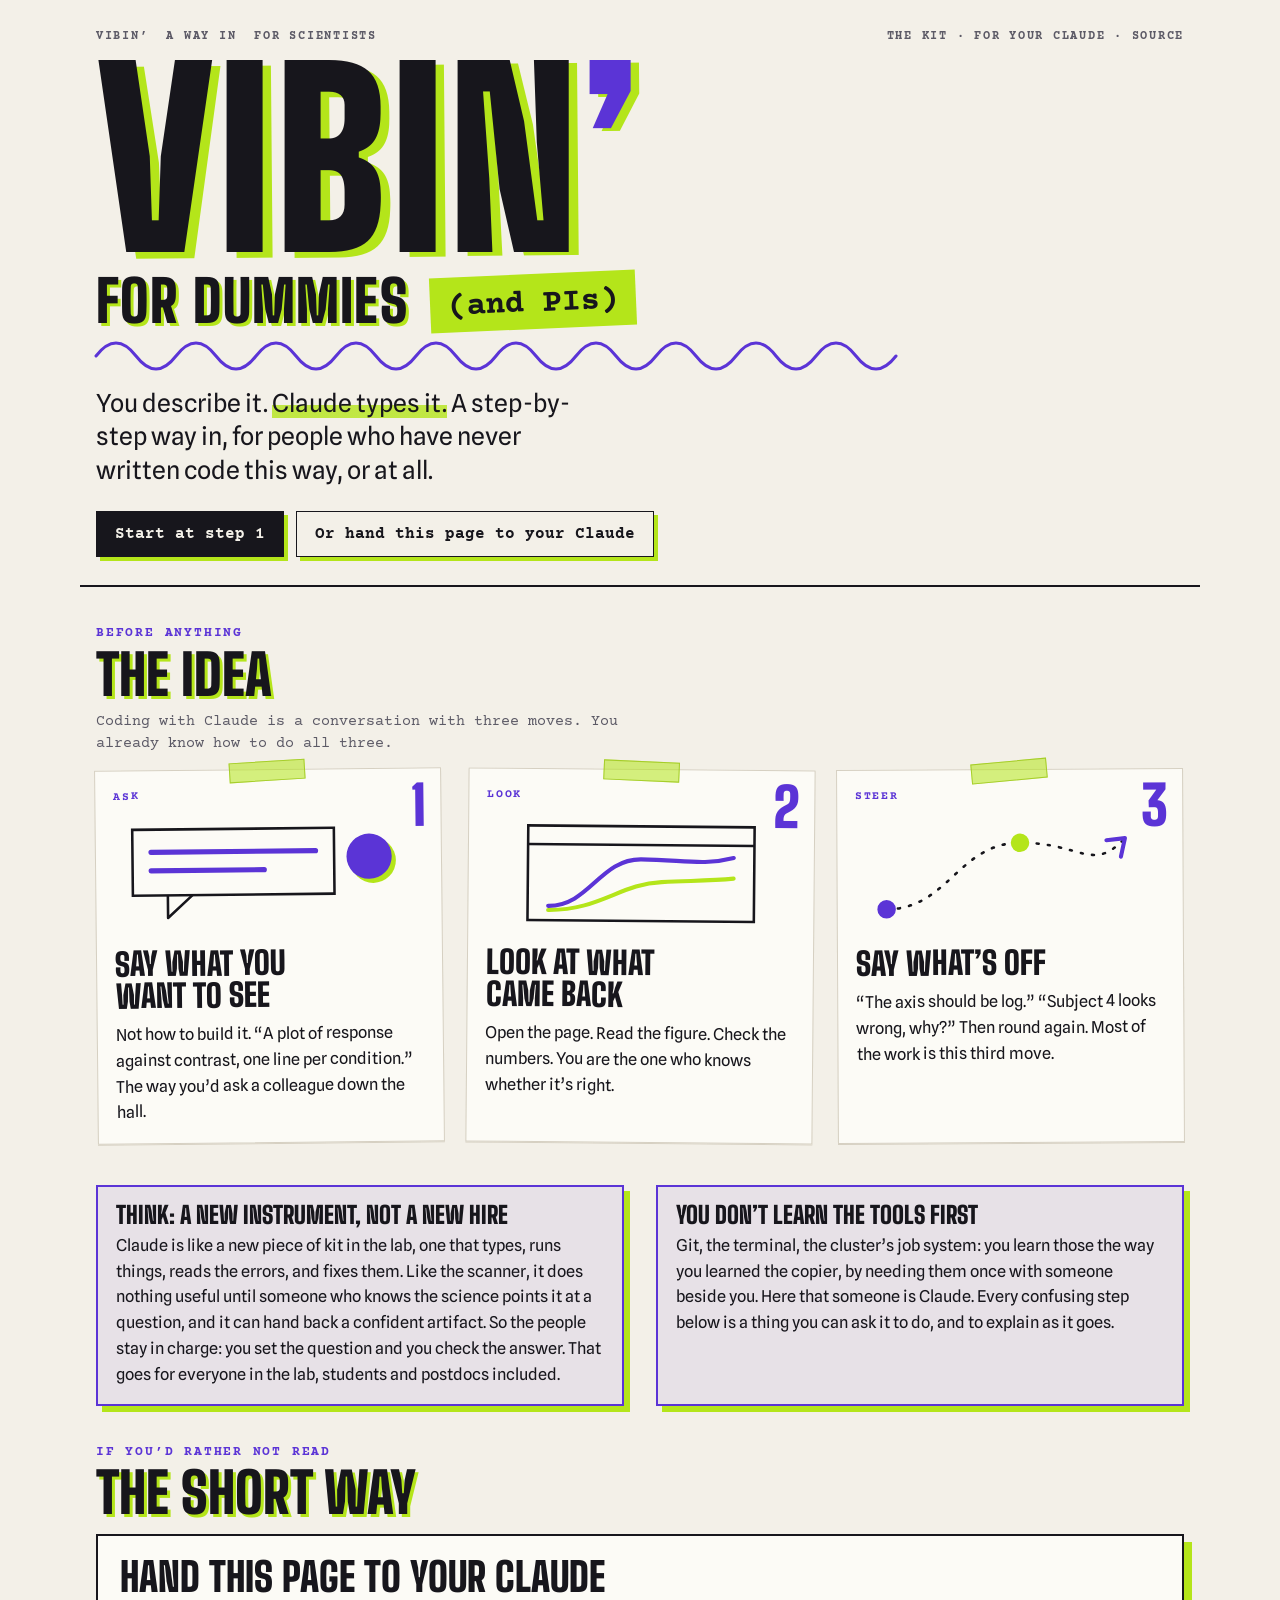
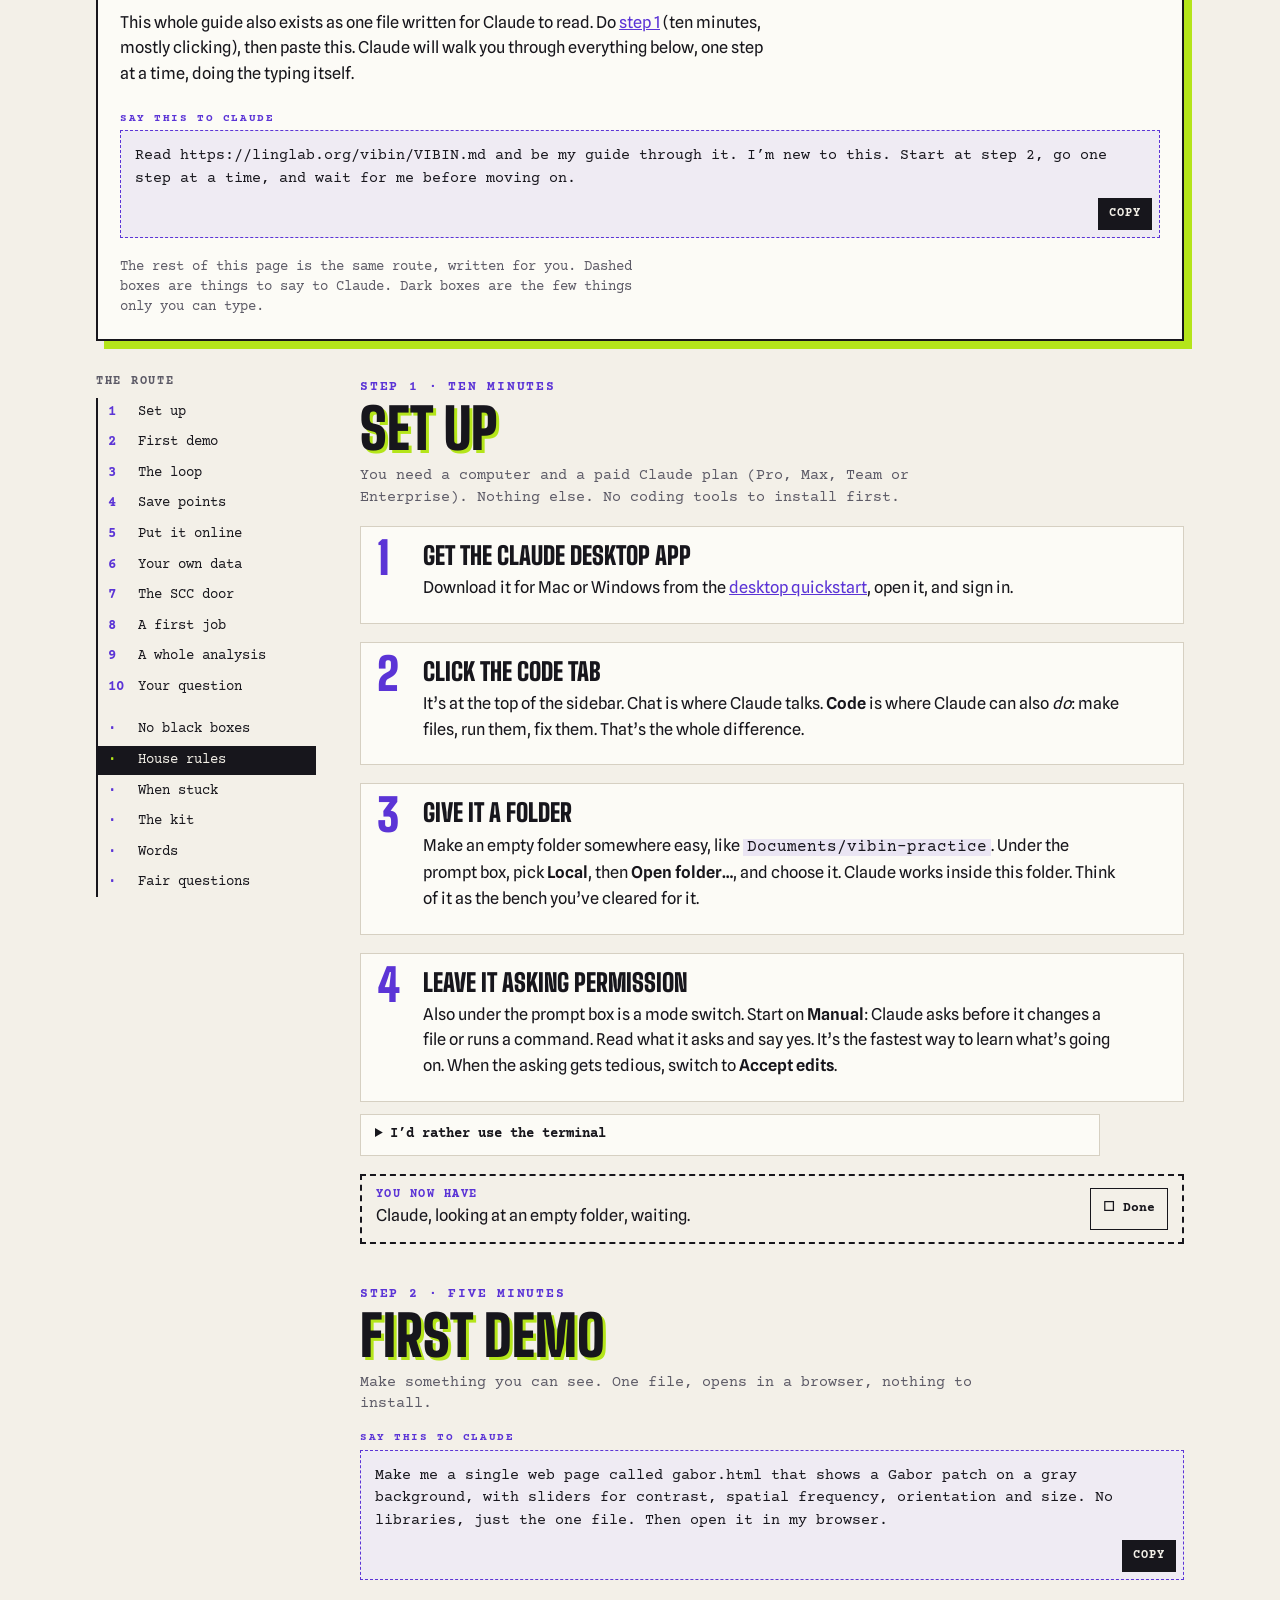
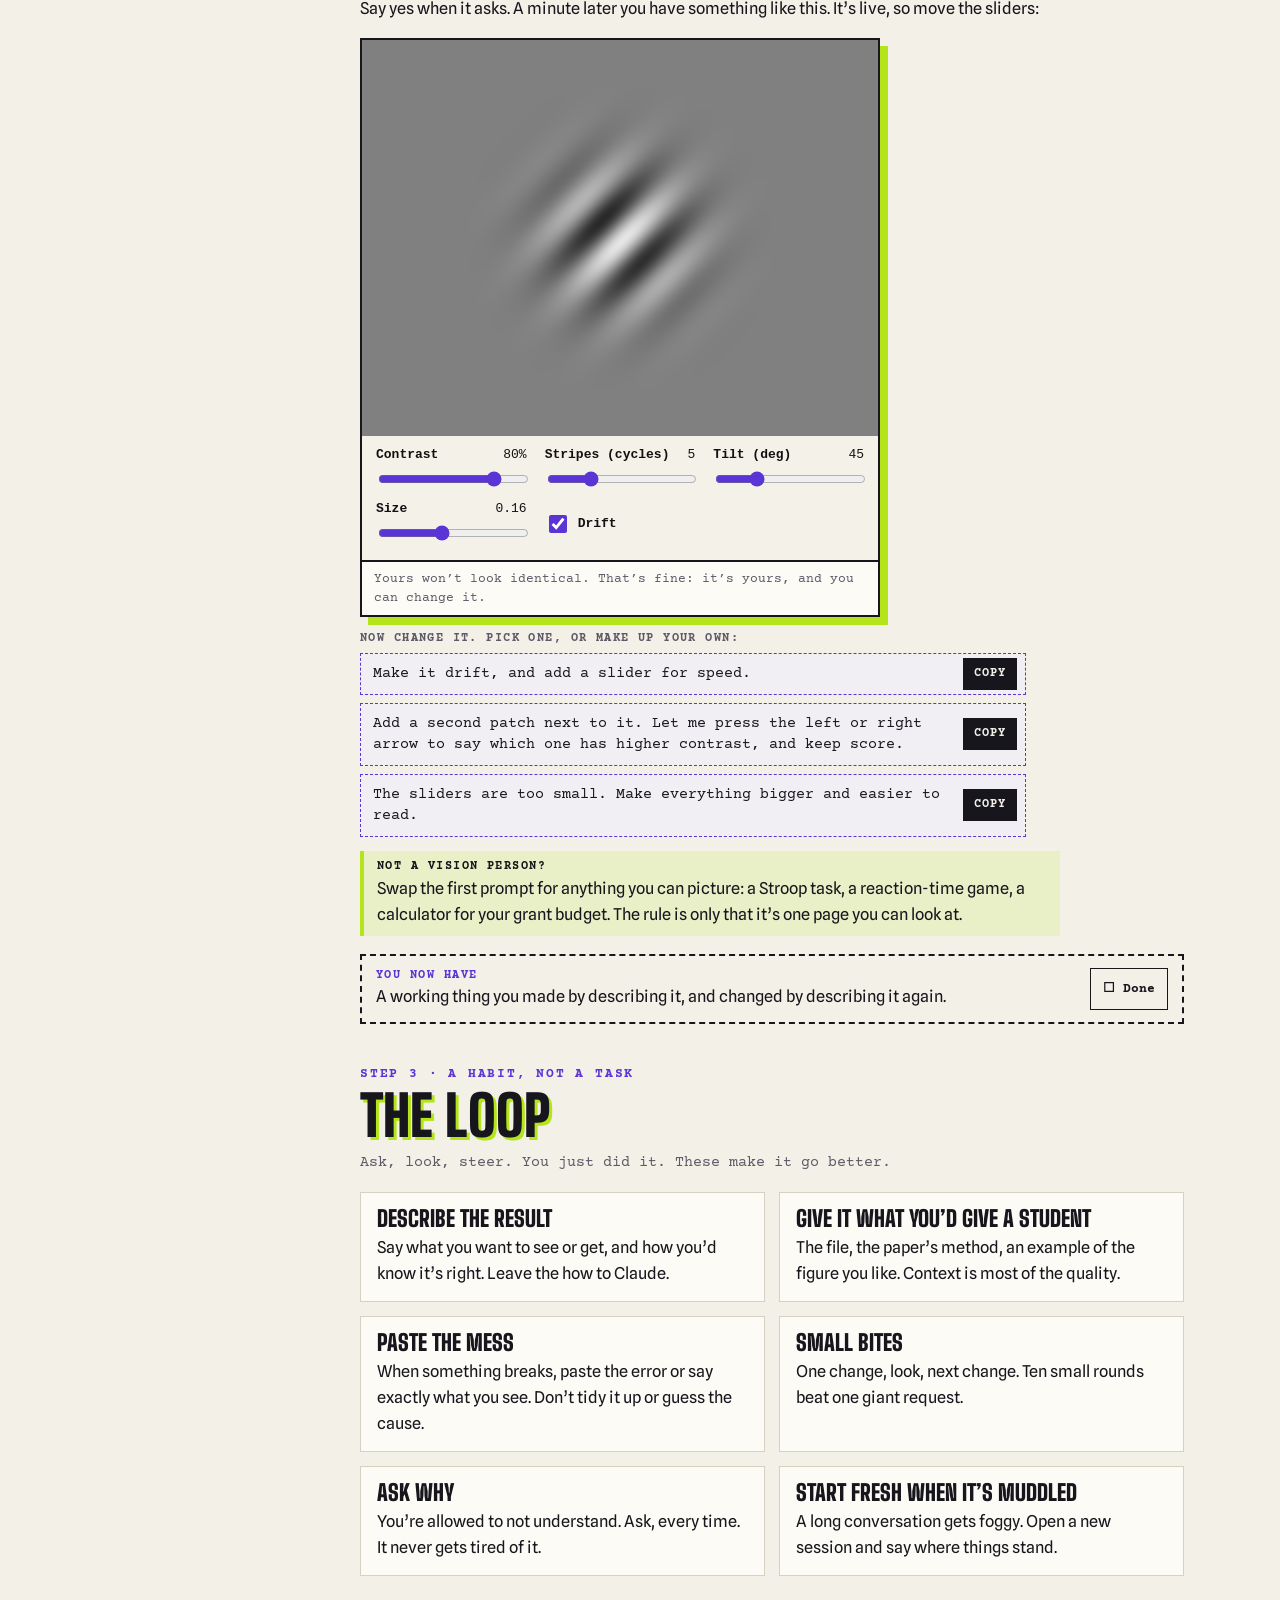
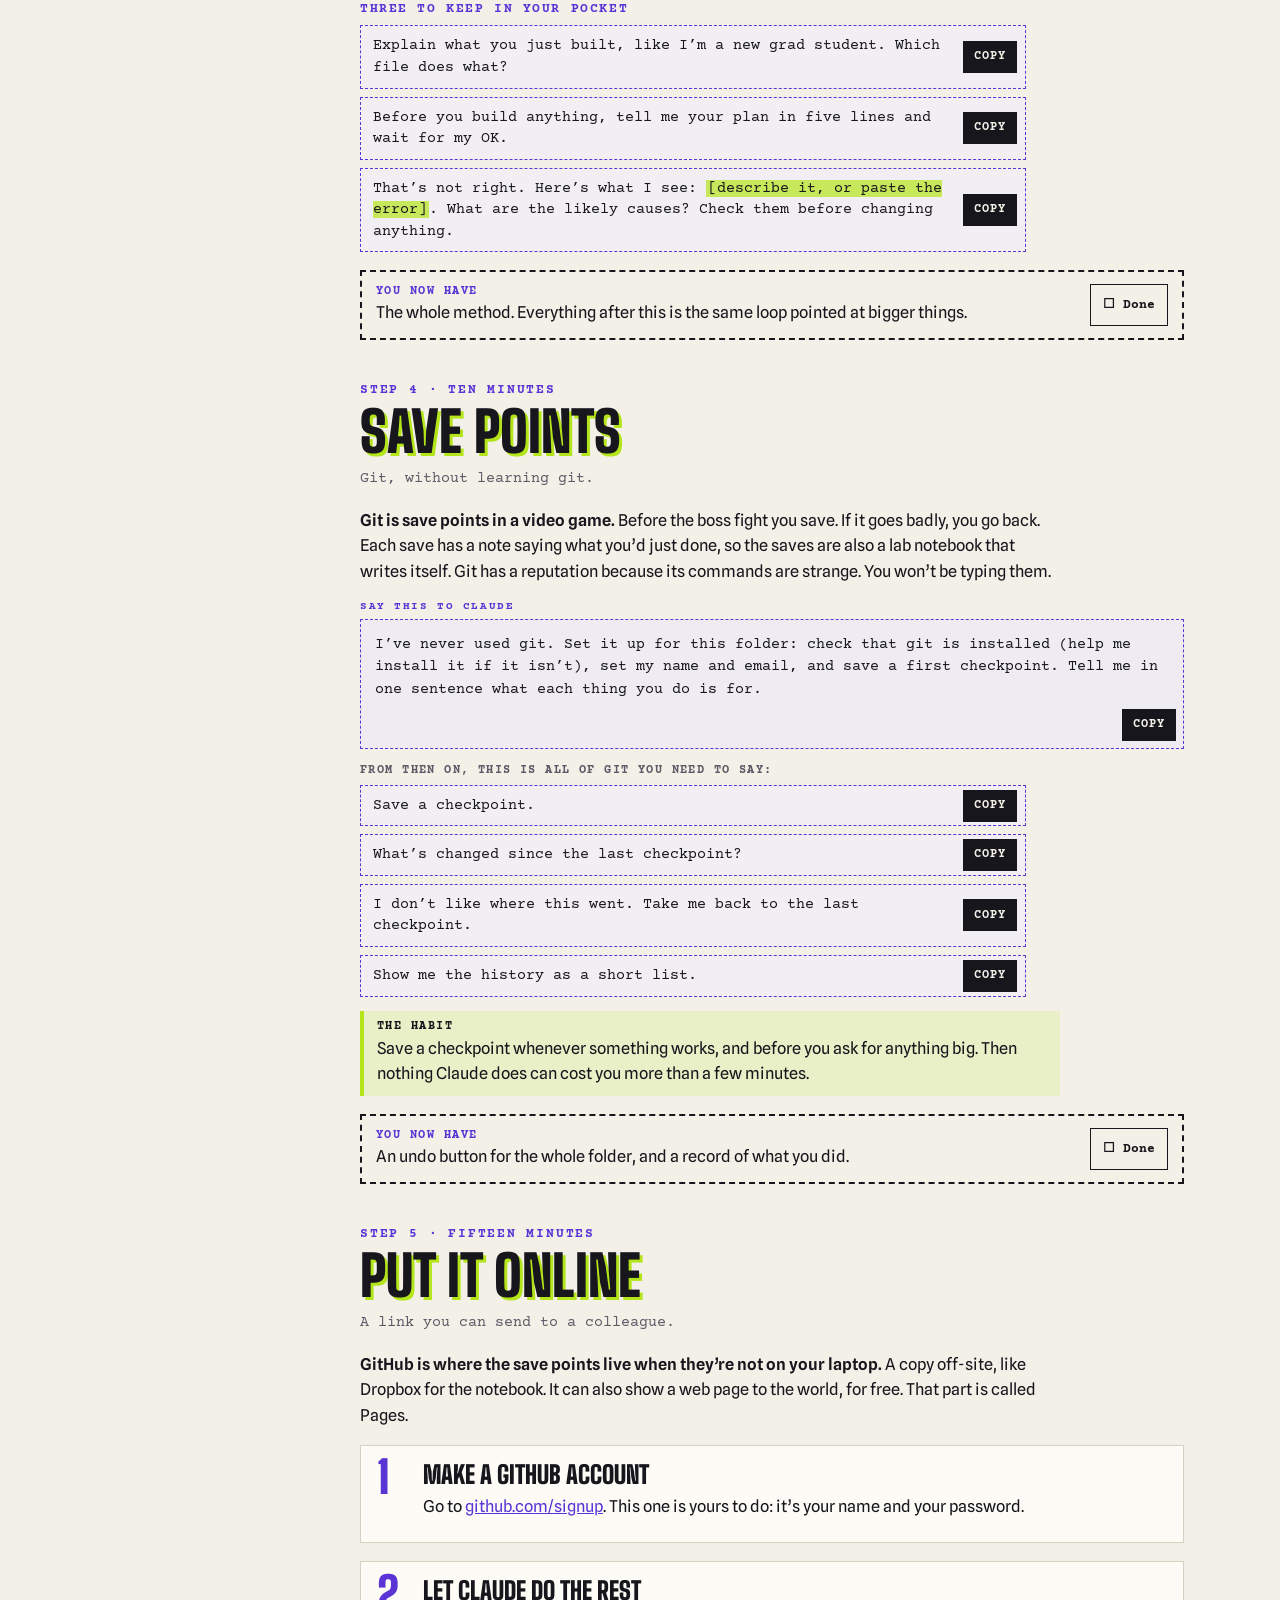
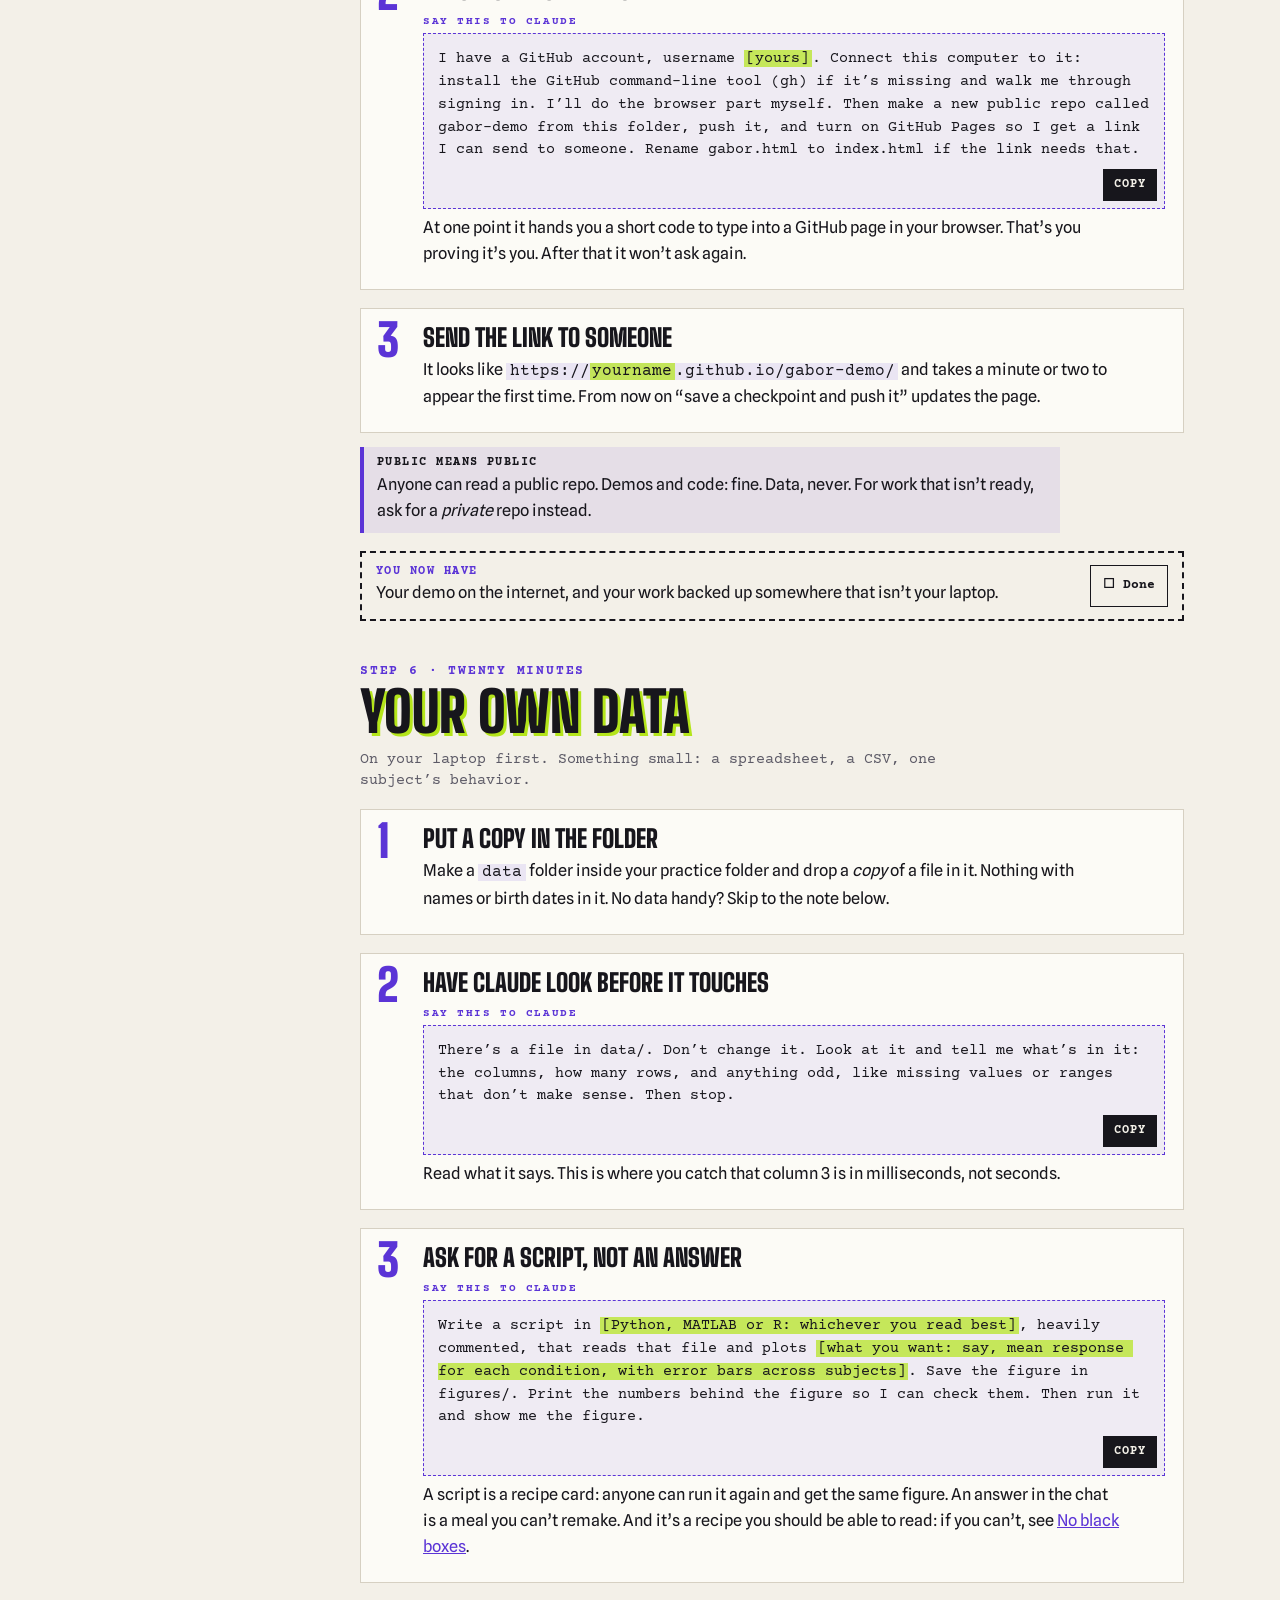
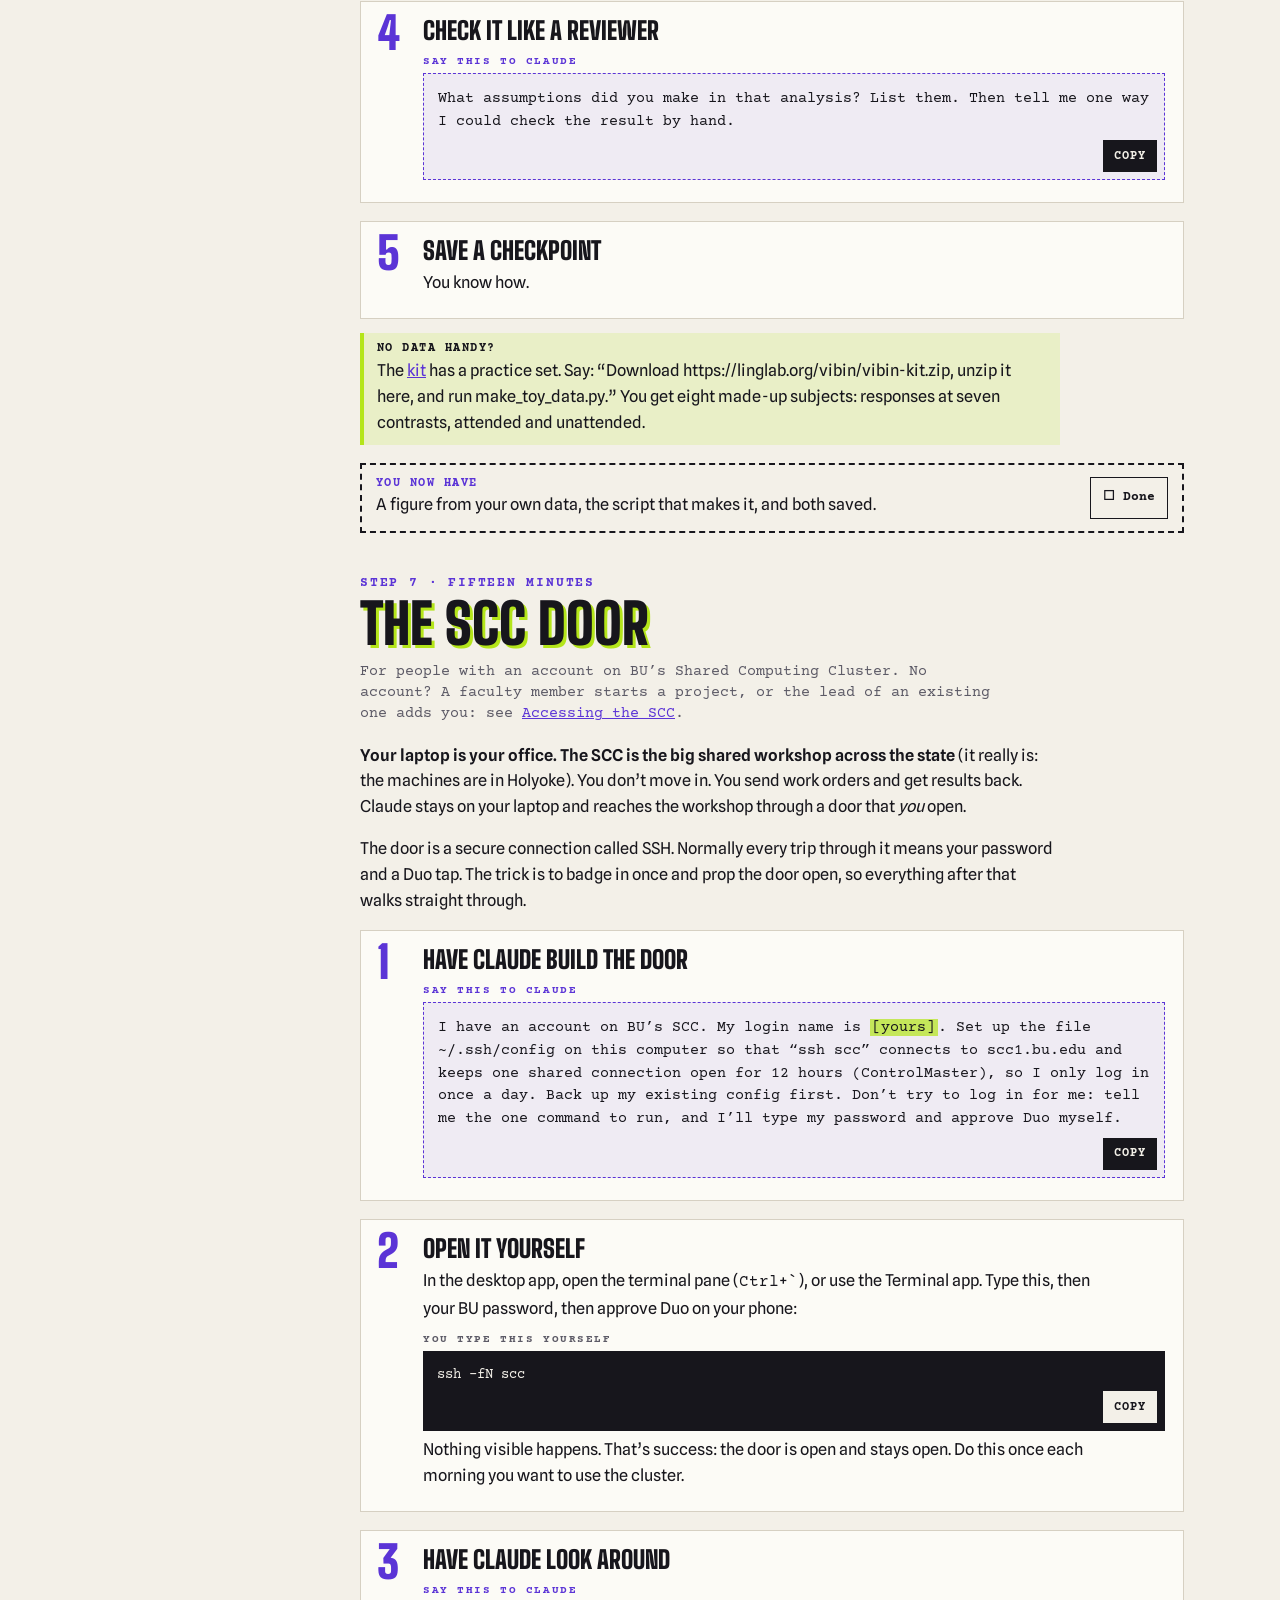
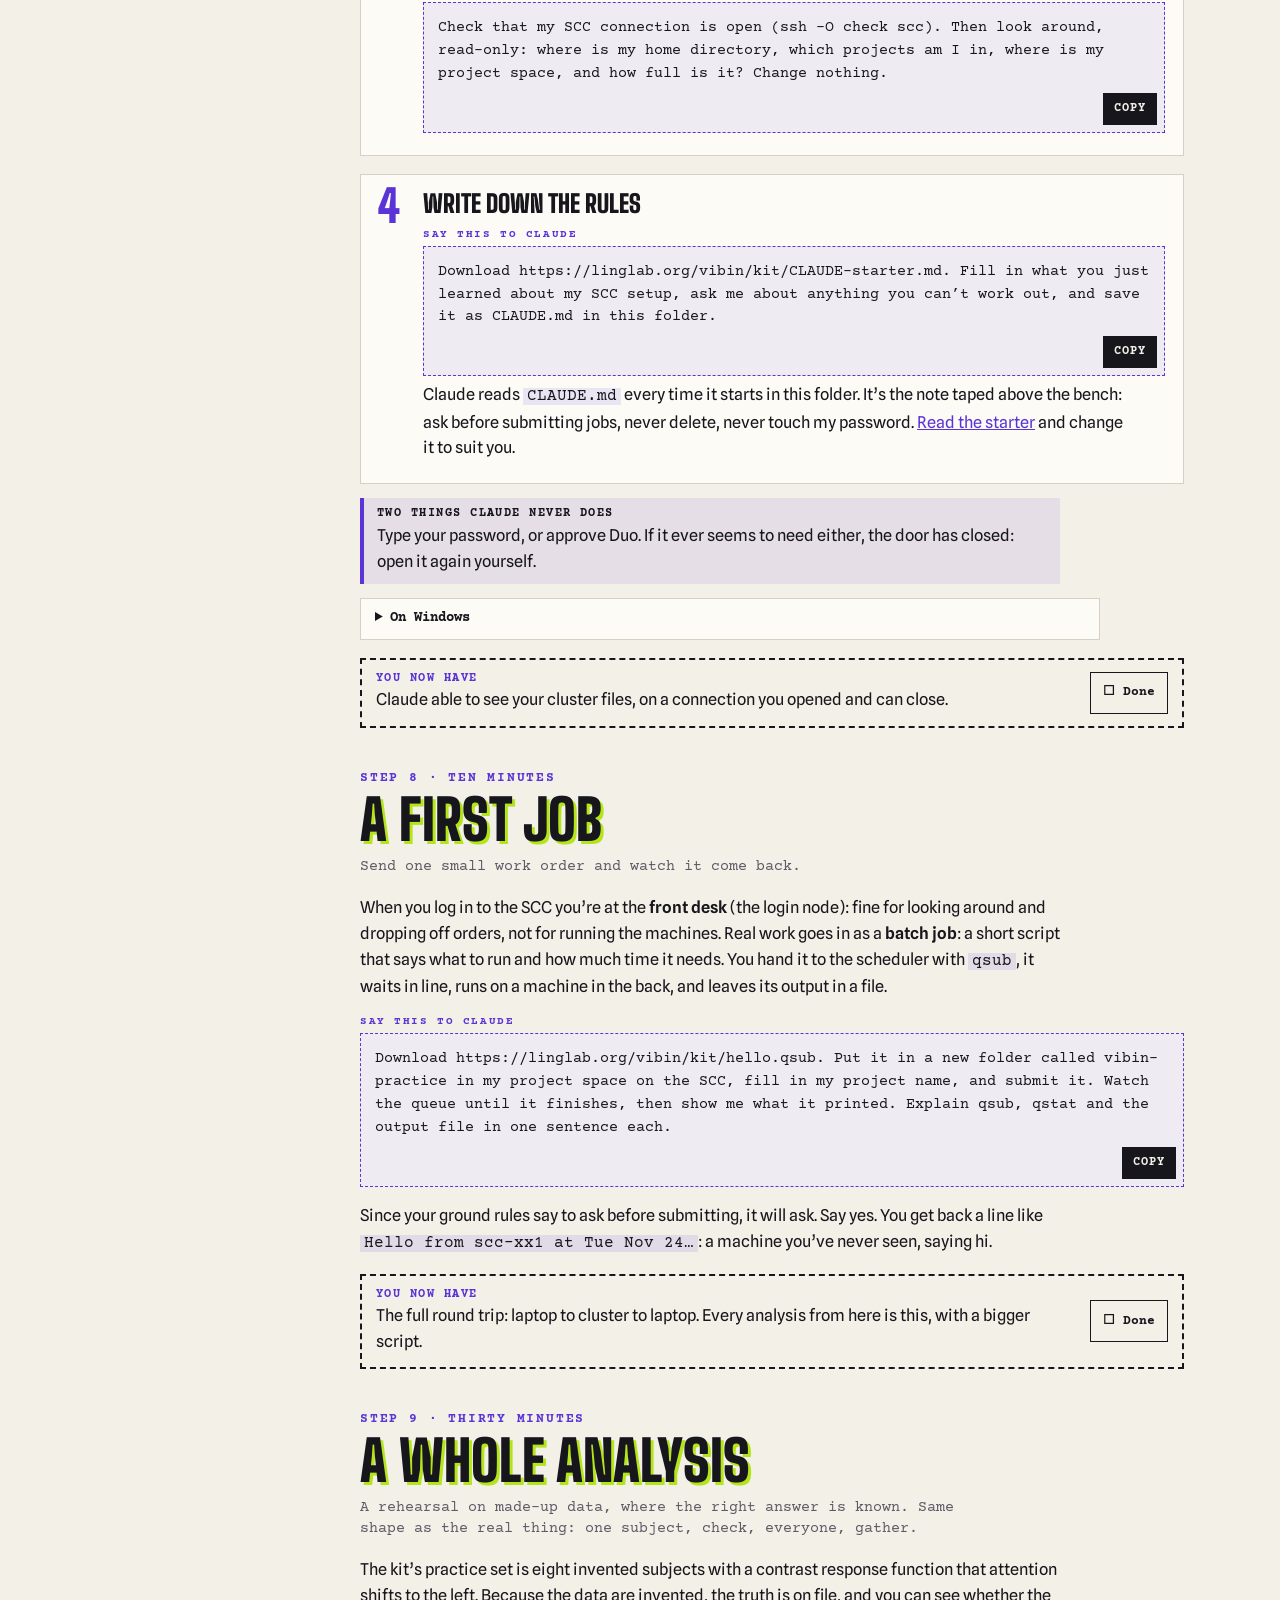
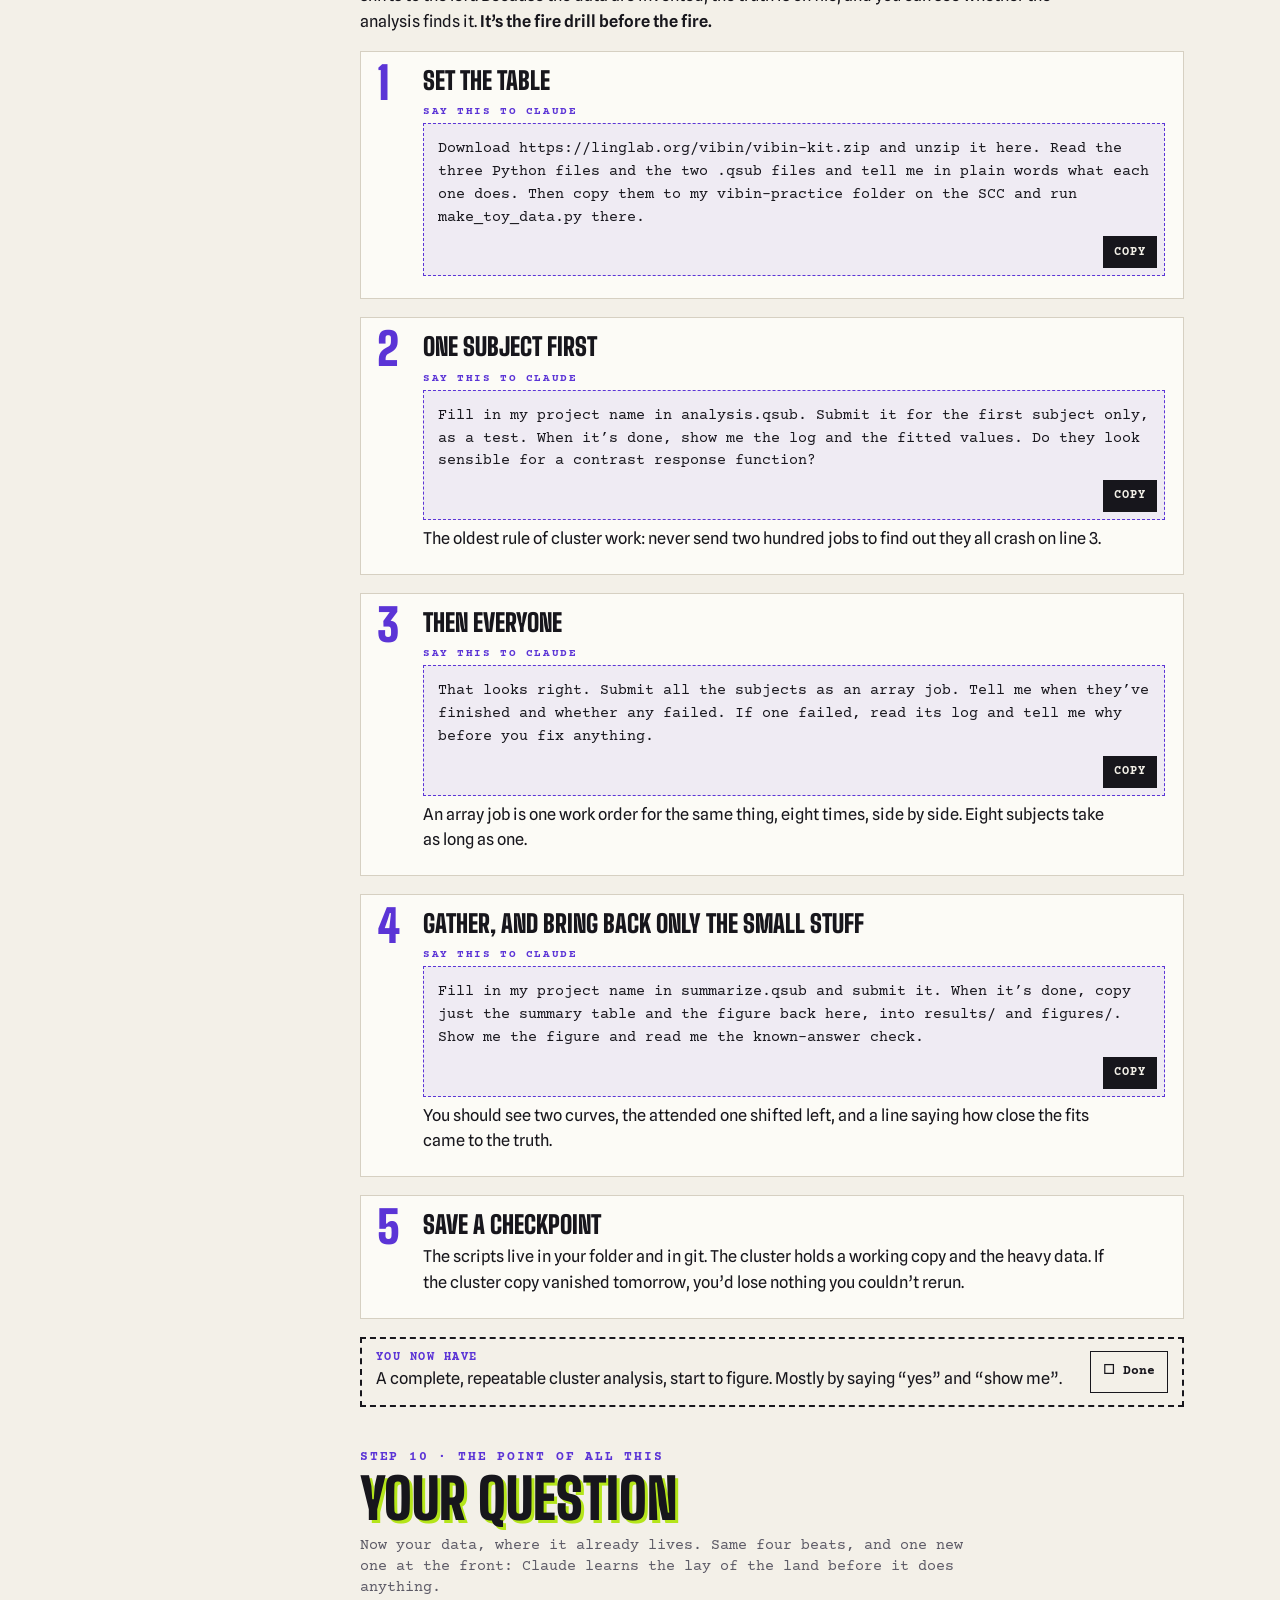
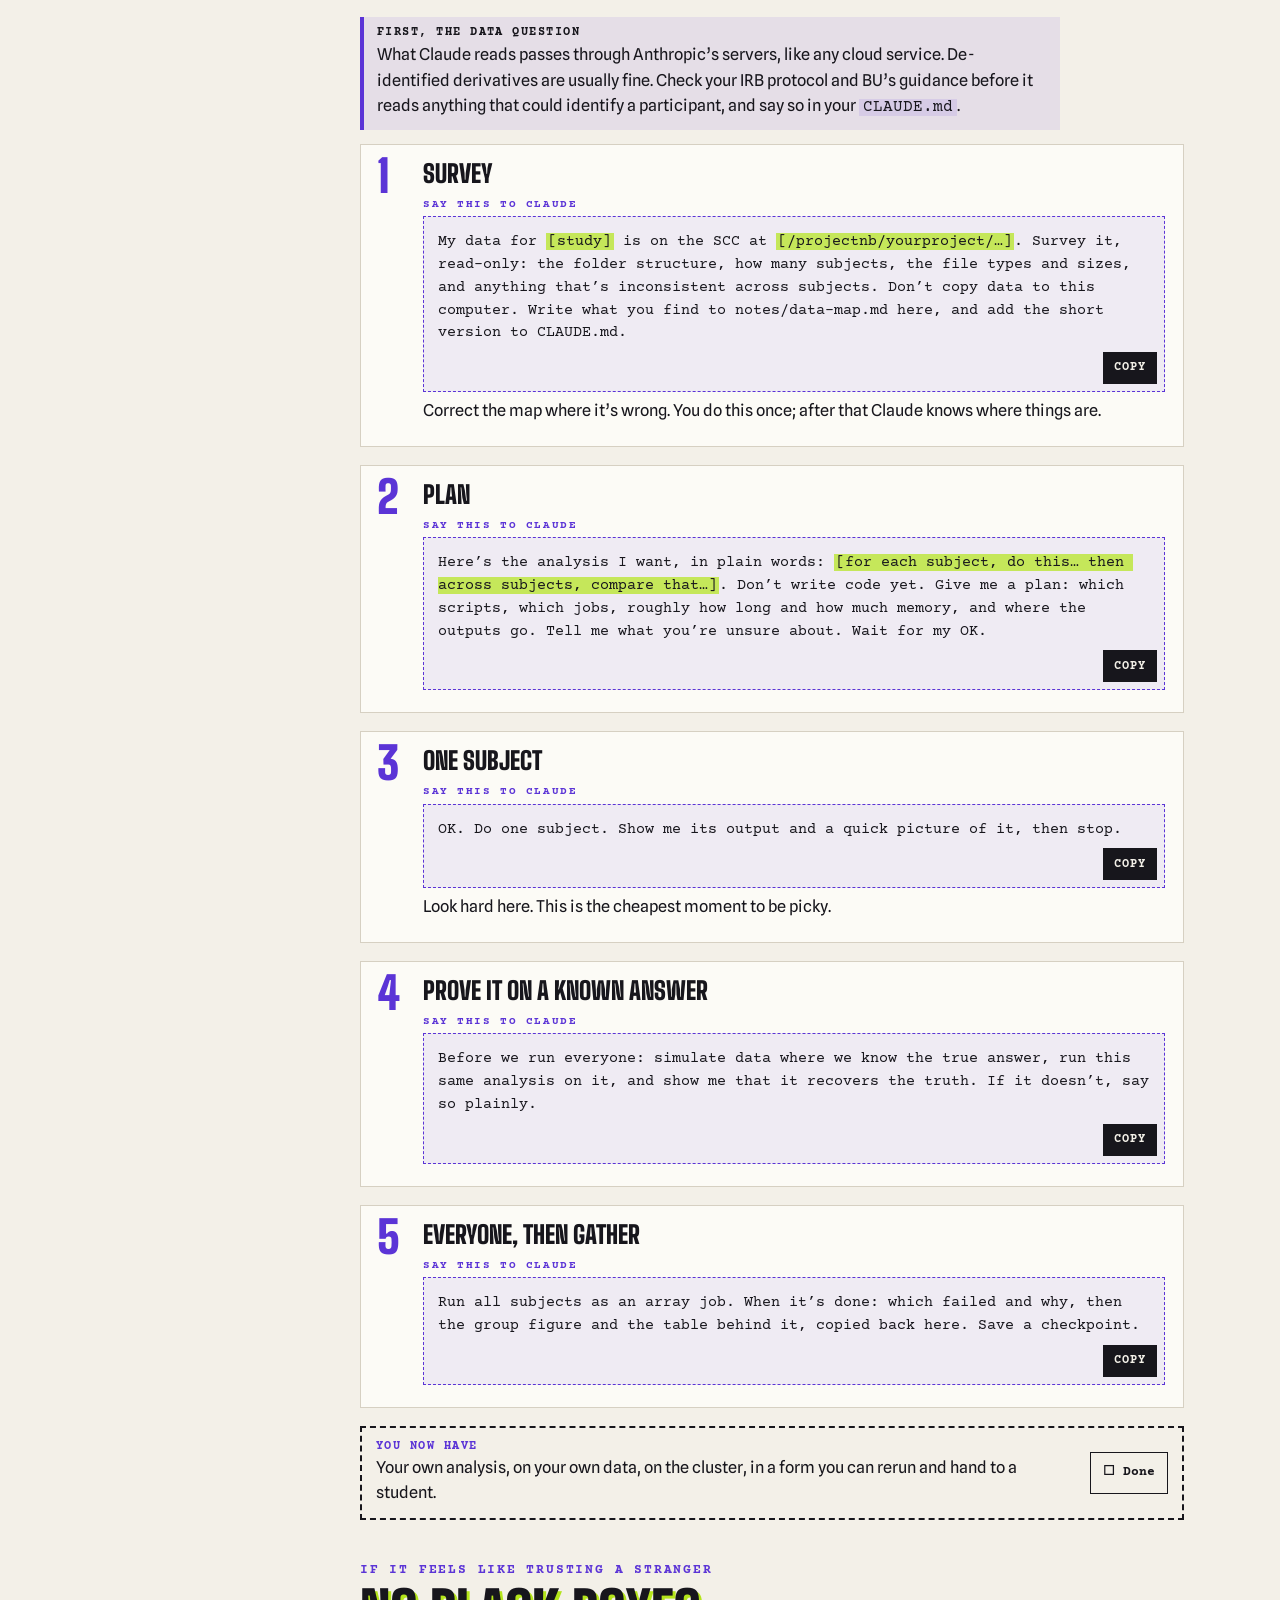
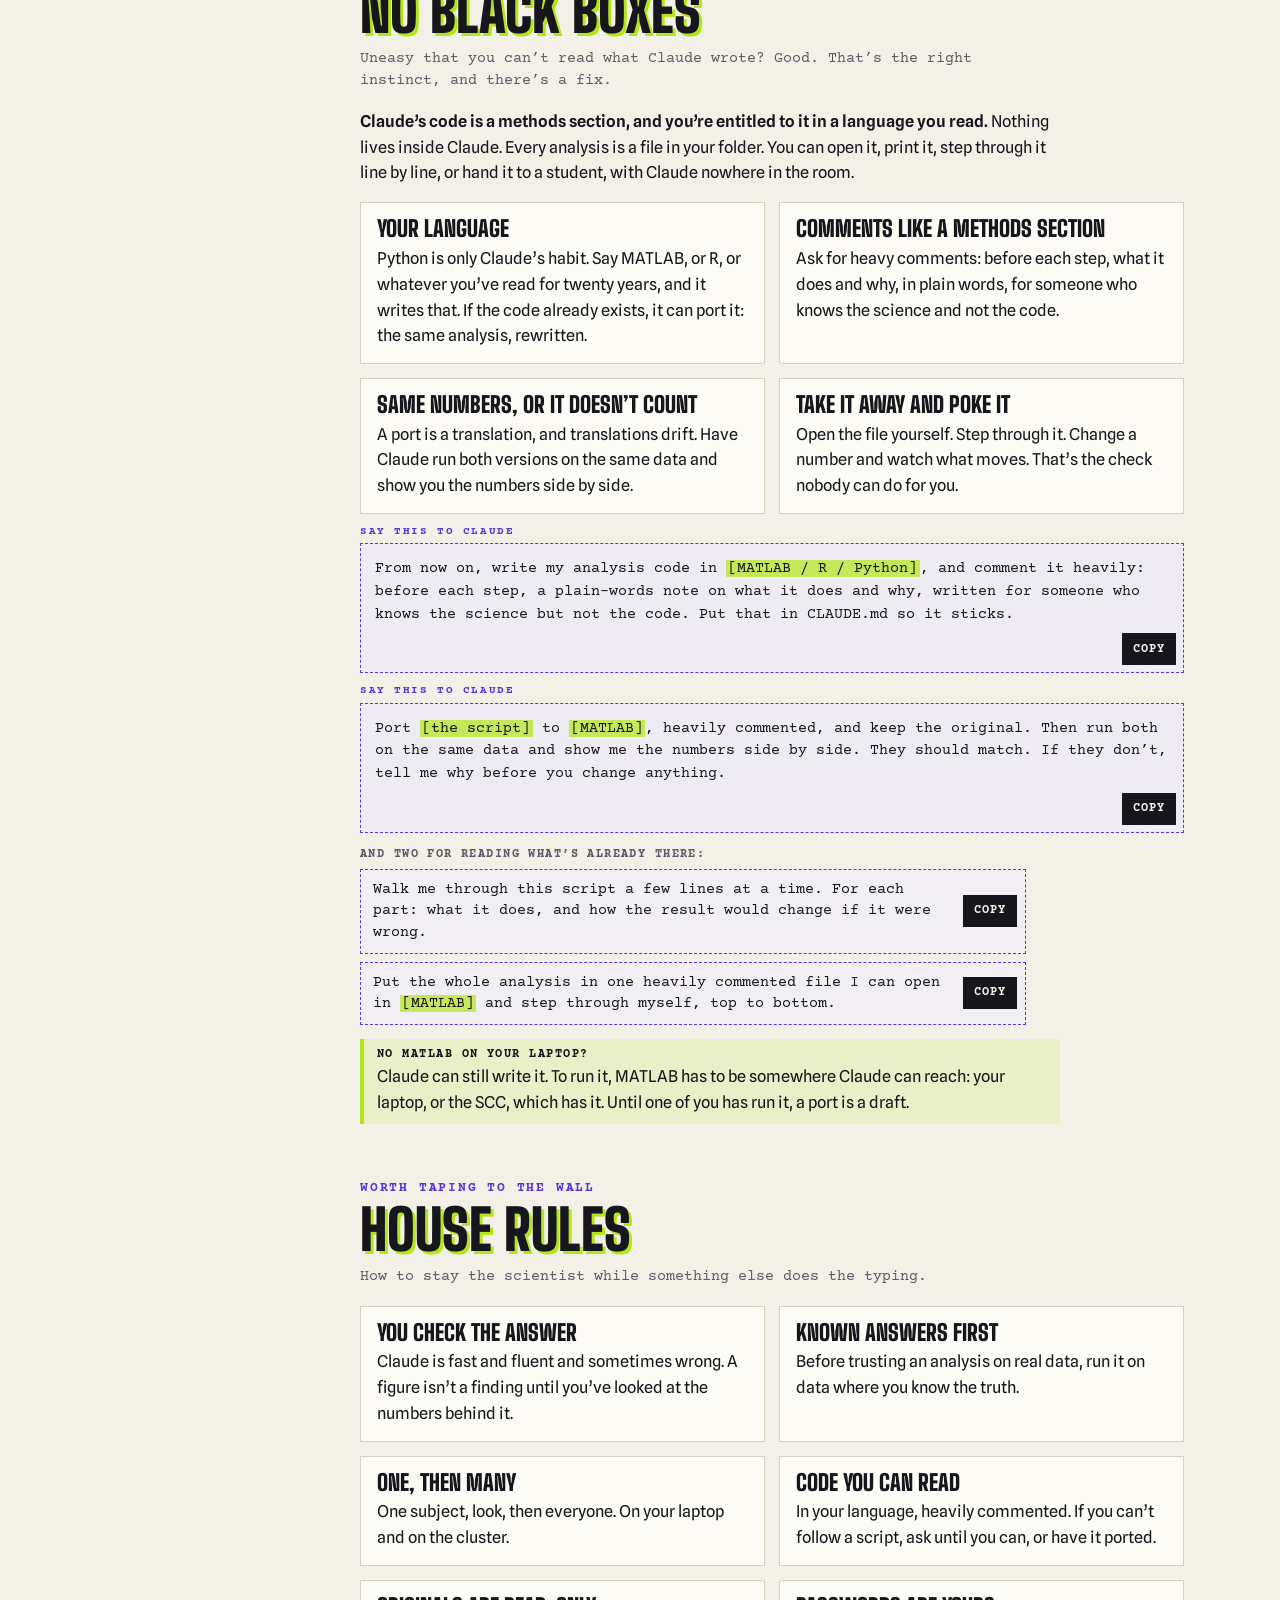
<file: index.html>
<!doctype html>
<html lang="en">
<head>
<meta charset="utf-8">
<meta name="viewport" content="width=device-width, initial-scale=1, viewport-fit=cover">
<title>vibin’ for dummies (and PIs) · you describe it, Claude types it</title>
<meta name="description" content="A step-by-step way into coding with Claude, for scientists who have never done it: a first demo, save points with git, a page online, your own data, and jobs on BU's SCC.">
<link rel="icon" href="data:image/svg+xml,%3Csvg xmlns=%22http://www.w3.org/2000/svg%22 viewBox=%220 0 32 32%22%3E%3Ccircle cx=%2217.5%22 cy=%2217.5%22 r=%2212%22 fill=%22%23B4E51A%22/%3E%3Ccircle cx=%2215%22 cy=%2215%22 r=%2212%22 fill=%22%235B34D6%22/%3E%3Cpath d=%22M7 15c2.7-7 5.3-7 8 0s5.3 7 8 0%22 fill=%22none%22 stroke=%22%23F3F0E8%22 stroke-width=%222.6%22 stroke-linecap=%22round%22/%3E%3C/svg%3E">
<link rel="preconnect" href="https://fonts.googleapis.com">
<link rel="preconnect" href="https://fonts.gstatic.com" crossorigin>
<link rel="stylesheet" href="https://fonts.googleapis.com/css2?family=Big+Shoulders+Display:wght@800;900&family=Courier+Prime:wght@400;700&family=Spline+Sans:wght@400;500;600&display=swap">
<link rel="stylesheet" href="site/site.css">
</head>
<body>

<header class="wrap mast">
  <div class="kicker"><span>vibin’</span><span>A way in</span><span>For scientists</span><span class="r"><a href="#kit">The kit</a> · <a href="VIBIN.md">For your Claude</a> · <a href="https://github.com/samuelling/vibin">Source</a></span></div>
  <h1 class="logo" aria-label="vibin’ for dummies (and PIs)">
    <span class="ink" aria-hidden="true"><i style="--k:0">V</i><i style="--k:1">I</i><i style="--k:2">B</i><i style="--k:3">I</i><i style="--k:4">N</i><i class="apos" style="--k:5">’</i></span>
    <span class="mis" aria-hidden="true"><i style="--k:0">V</i><i style="--k:1">I</i><i style="--k:2">B</i><i style="--k:3">I</i><i style="--k:4">N</i><i style="--k:5">’</i></span>
    <span class="tag" aria-hidden="true"><span class="dum">for dummies</span><span class="pis">(and PIs)</span></span>
  </h1>
  <svg class="wave" viewBox="0 0 720 34" preserveAspectRatio="none" aria-hidden="true"><path class="run" d="M0 17 q20 -26 40 0 t40 0 t40 0 t40 0 t40 0 t40 0 t40 0 t40 0 t40 0 t40 0 t40 0 t40 0 t40 0 t40 0 t40 0 t40 0 t40 0 t40 0 t40 0 t40 0"/></svg>
  <p class="lede">You describe it. <em>Claude types it.</em> A step-by-step way in, for people who have never written code this way, or at all.</p>
  <div class="mast-links">
    <a class="btn big primary" href="#s1">Start at step 1</a>
    <a class="btn big" href="#short">Or hand this page to your Claude</a>
  </div>
</header>

<main>
<section class="wrap" id="idea">
  <div class="sect">
    <h2><span class="num">Before anything</span>The idea</h2>
    <p class="sub">Coding with Claude is a conversation with three moves. You already know how to do all three.</p>
  </div>
  <div class="board">
    <article class="clip" style="--tilt:-.6deg">
      <span class="step" aria-hidden="true">1</span>
      <span class="kind">Ask</span>
      <svg class="pic" viewBox="0 0 300 120" aria-hidden="true"><rect x="18" y="16" width="196" height="64" fill="none" stroke="currentColor" stroke-width="2.5"/><path d="M52 80v22l24-22" fill="none" stroke="currentColor" stroke-width="2.5" stroke-linejoin="round"/><path d="M36 38h160M36 56h110" stroke="var(--grape)" stroke-width="5" stroke-linecap="round"/><circle cx="252" cy="48" r="22" fill="var(--lime)"/><circle cx="248" cy="44" r="22" fill="var(--grape)"/></svg>
      <h3>Say what you want to see</h3>
      <p>Not how to build it. “A plot of response against contrast, one line per condition.” The way you’d ask a colleague down the hall.</p>
    </article>
    <article class="clip" style="--tilt:.5deg;--tape:2deg">
      <span class="step" aria-hidden="true">2</span>
      <span class="kind">Look</span>
      <svg class="pic" viewBox="0 0 300 120" aria-hidden="true"><rect x="40" y="14" width="220" height="92" fill="none" stroke="currentColor" stroke-width="2.5"/><path d="M40 32h220" stroke="currentColor" stroke-width="2.5"/><path d="M60 92 C100 92 110 46 150 46 S 210 52 240 44" fill="none" stroke="var(--grape)" stroke-width="4" stroke-linecap="round"/><path d="M60 96 C110 96 130 70 170 68 S 220 66 240 64" fill="none" stroke="var(--lime)" stroke-width="4" stroke-linecap="round"/></svg>
      <h3>Look at what came back</h3>
      <p>Open the page. Read the figure. Check the numbers. You are the one who knows whether it’s right.</p>
    </article>
    <article class="clip" style="--tilt:-.3deg;--tape:-5deg">
      <span class="step" aria-hidden="true">3</span>
      <span class="kind">Steer</span>
      <svg class="pic" viewBox="0 0 300 120" aria-hidden="true"><path d="M30 94 C90 94 100 30 160 30 S 230 60 262 26" fill="none" stroke="currentColor" stroke-width="2.5" stroke-dasharray="2 9" stroke-linecap="round"/><path d="M262 26l-18 2M262 26l-4 18" stroke="var(--grape)" stroke-width="4" stroke-linecap="round"/><circle cx="160" cy="30" r="9" fill="var(--lime)"/><circle cx="30" cy="94" r="9" fill="var(--grape)"/></svg>
      <h3>Say what’s off</h3>
      <p>“The axis should be log.” “Subject 4 looks wrong, why?” Then round again. Most of the work is this third move.</p>
    </article>
  </div>
  <div class="analogy">
    <blockquote class="say-it"><b>Think: a new instrument, not a new hire</b>Claude is like a new piece of kit in the lab, one that types, runs things, reads the errors, and fixes them. Like the scanner, it does nothing useful until someone who knows the science points it at a question, and it can hand back a confident artifact. So the people stay in charge: you set the question and you check the answer. That goes for everyone in the lab, students and postdocs included.</blockquote>
    <blockquote class="say-it"><b>You don’t learn the tools first</b>Git, the terminal, the cluster’s job system: you learn those the way you learned the copier, by needing them once with someone beside you. Here that someone is Claude. Every confusing step below is a thing you can ask it to do, and to explain as it goes.</blockquote>
  </div>
</section>

<section class="wrap" id="short">
  <div class="sect">
    <h2><span class="num">If you’d rather not read</span>The short way</h2>
  </div>
  <div class="short">
    <h3>Hand this page to your Claude</h3>
    <p>This whole guide also exists as one file written for Claude to read. Do <a href="#s1">step 1</a> (ten minutes, mostly clicking), then paste this. Claude will walk you through everything below, one step at a time, doing the typing itself.</p>
    <div class="say"><pre class="prompt" data-title="The short way">Read https://linglab.org/vibin/VIBIN.md and be my guide through it. I’m new to this. Start at step 2, go one step at a time, and wait for me before moving on.</pre></div>
    <p class="small">The rest of this page is the same route, written for you. Dashed boxes are things to say to Claude. Dark boxes are the few things only you can type.</p>
  </div>
</section>

<div class="wrap docs">
<nav class="toc" aria-label="Steps">
  <h2>The route</h2>
  <ol>
    <li><a href="#s1"><span class="n">1</span>Set up</a></li>
    <li><a href="#s2"><span class="n">2</span>First demo</a></li>
    <li><a href="#s3"><span class="n">3</span>The loop</a></li>
    <li><a href="#s4"><span class="n">4</span>Save points</a></li>
    <li><a href="#s5"><span class="n">5</span>Put it online</a></li>
    <li><a href="#s6"><span class="n">6</span>Your own data</a></li>
    <li><a href="#s7"><span class="n">7</span>The SCC door</a></li>
    <li><a href="#s8"><span class="n">8</span>A first job</a></li>
    <li><a href="#s9"><span class="n">9</span>A whole analysis</a></li>
    <li><a href="#s10"><span class="n">10</span>Your question</a></li>
    <li class="gap" aria-hidden="true"></li>
    <li><a href="#glass"><span class="n">·</span>No black boxes</a></li>
    <li><a href="#rules"><span class="n">·</span>House rules</a></li>
    <li><a href="#stuck"><span class="n">·</span>When stuck</a></li>
    <li><a href="#kit"><span class="n">·</span>The kit</a></li>
    <li><a href="#words"><span class="n">·</span>Words</a></li>
    <li><a href="#faq"><span class="n">·</span>Fair questions</a></li>
  </ol>
</nav>

<article class="doc">

<section id="s1">
  <h2><span class="num">Step 1 · ten minutes</span>Set up</h2>
  <p class="for">You need a computer and a paid Claude plan (Pro, Max, Team or Enterprise). Nothing else. No coding tools to install first.</p>
  <ol class="steps">
    <li><b>Get the Claude desktop app</b>
      <p>Download it for Mac or Windows from the <a href="https://code.claude.com/docs/en/desktop-quickstart">desktop quickstart</a>, open it, and sign in.</p></li>
    <li><b>Click the Code tab</b>
      <p>It’s at the top of the sidebar. Chat is where Claude talks. <b>Code</b> is where Claude can also <i>do</i>: make files, run them, fix them. That’s the whole difference.</p></li>
    <li><b>Give it a folder</b>
      <p>Make an empty folder somewhere easy, like <code>Documents/vibin-practice</code>. Under the prompt box, pick <b>Local</b>, then <b>Open folder…</b>, and choose it. Claude works inside this folder. Think of it as the bench you’ve cleared for it.</p></li>
    <li><b>Leave it asking permission</b>
      <p>Also under the prompt box is a mode switch. Start on <b>Manual</b>: Claude asks before it changes a file or runs a command. Read what it asks and say yes. It’s the fastest way to learn what’s going on. When the asking gets tedious, switch to <b>Accept edits</b>.</p></li>
  </ol>
  <details><summary>I’d rather use the terminal</summary><div>
    <p>Same Claude, in a terminal window. On a Mac, open Terminal and paste:</p>
    <div class="type"><pre class="code">curl -fsSL https://claude.ai/install.sh | bash</pre></div>
    <p>On Windows, in PowerShell: <code>irm https://claude.ai/install.ps1 | iex</code>. Then open a new terminal window, go to your folder, and start it:</p>
    <div class="type"><pre class="code">mkdir -p ~/Documents/vibin-practice
cd ~/Documents/vibin-practice
claude</pre></div>
    <p>It asks you to sign in the first time. Everything below works the same way.</p>
  </div></details>
  <div class="have"><p><b>You now have</b>Claude, looking at an empty folder, waiting.</p><button class="tick" data-step="s1" aria-pressed="false">☐ Done</button></div>
</section>

<section id="s2">
  <h2><span class="num">Step 2 · five minutes</span>First demo</h2>
  <p class="for">Make something you can see. One file, opens in a browser, nothing to install.</p>
  <div class="say"><pre class="prompt" data-title="Step 2: first demo">Make me a single web page called gabor.html that shows a Gabor patch on a gray background, with sliders for contrast, spatial frequency, orientation and size. No libraries, just the one file. Then open it in my browser.</pre></div>
  <p>Say yes when it asks. A minute later you have something like this. It’s live, so move the sliders:</p>
  <figure class="demo">
    <iframe src="kit/first-demo.html" title="A Gabor patch with sliders for contrast, stripes, tilt and size" loading="lazy"></iframe>
    <figcaption>Yours won’t look identical. That’s fine: it’s yours, and you can change it.</figcaption>
  </figure>
  <p class="then">Now change it. Pick one, or make up your own:</p>
  <ul class="more">
    <li data-title="Step 2: change it">Make it drift, and add a slider for speed.</li>
    <li data-title="Step 2: change it">Add a second patch next to it. Let me press the left or right arrow to say which one has higher contrast, and keep score.</li>
    <li data-title="Step 2: change it">The sliders are too small. Make everything bigger and easier to read.</li>
  </ul>
  <div class="note"><b>Not a vision person?</b>Swap the first prompt for anything you can picture: a Stroop task, a reaction-time game, a calculator for your grant budget. The rule is only that it’s one page you can look at.</div>
  <div class="have"><p><b>You now have</b>A working thing you made by describing it, and changed by describing it again.</p><button class="tick" data-step="s2" aria-pressed="false">☐ Done</button></div>
</section>

<section id="s3">
  <h2><span class="num">Step 3 · a habit, not a task</span>The loop</h2>
  <p class="for">Ask, look, steer. You just did it. These make it go better.</p>
  <ul class="rules">
    <li><b>Describe the result</b>Say what you want to see or get, and how you’d know it’s right. Leave the how to Claude.</li>
    <li><b>Give it what you’d give a student</b>The file, the paper’s method, an example of the figure you like. Context is most of the quality.</li>
    <li><b>Paste the mess</b>When something breaks, paste the error or say exactly what you see. Don’t tidy it up or guess the cause.</li>
    <li><b>Small bites</b>One change, look, next change. Ten small rounds beat one giant request.</li>
    <li><b>Ask why</b>You’re allowed to not understand. Ask, every time. It never gets tired of it.</li>
    <li><b>Start fresh when it’s muddled</b>A long conversation gets foggy. Open a new session and say where things stand.</li>
  </ul>
  <h3>Three to keep in your pocket</h3>
  <ul class="more">
    <li data-title="Step 3: the loop">Explain what you just built, like I’m a new grad student. Which file does what?</li>
    <li data-title="Step 3: the loop">Before you build anything, tell me your plan in five lines and wait for my OK.</li>
    <li data-title="Step 3: the loop">That’s not right. Here’s what I see: <mark>[describe it, or paste the error]</mark>. What are the likely causes? Check them before changing anything.</li>
  </ul>
  <div class="have"><p><b>You now have</b>The whole method. Everything after this is the same loop pointed at bigger things.</p><button class="tick" data-step="s3" aria-pressed="false">☐ Done</button></div>
</section>

<section id="s4">
  <h2><span class="num">Step 4 · ten minutes</span>Save points</h2>
  <p class="for">Git, without learning git.</p>
  <p><b>Git is save points in a video game.</b> Before the boss fight you save. If it goes badly, you go back. Each save has a note saying what you’d just done, so the saves are also a lab notebook that writes itself. Git has a reputation because its commands are strange. You won’t be typing them.</p>
  <div class="say"><pre class="prompt" data-title="Step 4: set up git">I’ve never used git. Set it up for this folder: check that git is installed (help me install it if it isn’t), set my name and email, and save a first checkpoint. Tell me in one sentence what each thing you do is for.</pre></div>
  <p class="then">From then on, this is all of git you need to say:</p>
  <ul class="more">
    <li data-title="Step 4: everyday git">Save a checkpoint.</li>
    <li data-title="Step 4: everyday git">What’s changed since the last checkpoint?</li>
    <li data-title="Step 4: everyday git">I don’t like where this went. Take me back to the last checkpoint.</li>
    <li data-title="Step 4: everyday git">Show me the history as a short list.</li>
  </ul>
  <div class="note"><b>The habit</b>Save a checkpoint whenever something works, and before you ask for anything big. Then nothing Claude does can cost you more than a few minutes.</div>
  <div class="have"><p><b>You now have</b>An undo button for the whole folder, and a record of what you did.</p><button class="tick" data-step="s4" aria-pressed="false">☐ Done</button></div>
</section>

<section id="s5">
  <h2><span class="num">Step 5 · fifteen minutes</span>Put it online</h2>
  <p class="for">A link you can send to a colleague.</p>
  <p><b>GitHub is where the save points live when they’re not on your laptop.</b> A copy off-site, like Dropbox for the notebook. It can also show a web page to the world, for free. That part is called Pages.</p>
  <ol class="steps">
    <li><b>Make a GitHub account</b>
      <p>Go to <a href="https://github.com/signup">github.com/signup</a>. This one is yours to do: it’s your name and your password.</p></li>
    <li><b>Let Claude do the rest</b>
      <div class="say"><pre class="prompt" data-title="Step 5: put it online">I have a GitHub account, username <mark>[yours]</mark>. Connect this computer to it: install the GitHub command-line tool (gh) if it’s missing and walk me through signing in. I’ll do the browser part myself. Then make a new public repo called gabor-demo from this folder, push it, and turn on GitHub Pages so I get a link I can send to someone. Rename gabor.html to index.html if the link needs that.</pre></div>
      <p>At one point it hands you a short code to type into a GitHub page in your browser. That’s you proving it’s you. After that it won’t ask again.</p></li>
    <li><b>Send the link to someone</b>
      <p>It looks like <code>https://<mark>yourname</mark>.github.io/gabor-demo/</code> and takes a minute or two to appear the first time. From now on “save a checkpoint and push it” updates the page.</p></li>
  </ol>
  <div class="note warn"><b>Public means public</b>Anyone can read a public repo. Demos and code: fine. Data, never. For work that isn’t ready, ask for a <i>private</i> repo instead.</div>
  <div class="have"><p><b>You now have</b>Your demo on the internet, and your work backed up somewhere that isn’t your laptop.</p><button class="tick" data-step="s5" aria-pressed="false">☐ Done</button></div>
</section>

<section id="s6">
  <h2><span class="num">Step 6 · twenty minutes</span>Your own data</h2>
  <p class="for">On your laptop first. Something small: a spreadsheet, a CSV, one subject’s behavior.</p>
  <ol class="steps">
    <li><b>Put a copy in the folder</b>
      <p>Make a <code>data</code> folder inside your practice folder and drop a <i>copy</i> of a file in it. Nothing with names or birth dates in it. No data handy? Skip to the note below.</p></li>
    <li><b>Have Claude look before it touches</b>
      <div class="say"><pre class="prompt" data-title="Step 6: look at the data">There’s a file in data/. Don’t change it. Look at it and tell me what’s in it: the columns, how many rows, and anything odd, like missing values or ranges that don’t make sense. Then stop.</pre></div>
      <p>Read what it says. This is where you catch that column 3 is in milliseconds, not seconds.</p></li>
    <li><b>Ask for a script, not an answer</b>
      <div class="say"><pre class="prompt" data-title="Step 6: first analysis">Write a script in <mark>[Python, MATLAB or R: whichever you read best]</mark>, heavily commented, that reads that file and plots <mark>[what you want: say, mean response for each condition, with error bars across subjects]</mark>. Save the figure in figures/. Print the numbers behind the figure so I can check them. Then run it and show me the figure.</pre></div>
      <p>A script is a recipe card: anyone can run it again and get the same figure. An answer in the chat is a meal you can’t remake. And it’s a recipe you should be able to read: if you can’t, see <a href="#glass">No black boxes</a>.</p></li>
    <li><b>Check it like a reviewer</b>
      <div class="say"><pre class="prompt" data-title="Step 6: check it">What assumptions did you make in that analysis? List them. Then tell me one way I could check the result by hand.</pre></div></li>
    <li><b>Save a checkpoint</b>
      <p>You know how.</p></li>
  </ol>
  <div class="note"><b>No data handy?</b>The <a href="#kit">kit</a> has a practice set. Say: “Download https://linglab.org/vibin/vibin-kit.zip, unzip it here, and run make_toy_data.py.” You get eight made-up subjects: responses at seven contrasts, attended and unattended.</div>
  <div class="have"><p><b>You now have</b>A figure from your own data, the script that makes it, and both saved.</p><button class="tick" data-step="s6" aria-pressed="false">☐ Done</button></div>
</section>

<section id="s7">
  <h2><span class="num">Step 7 · fifteen minutes</span>The SCC door</h2>
  <p class="for">For people with an account on BU’s Shared Computing Cluster. No account? A faculty member starts a project, or the lead of an existing one adds you: see <a href="https://www.bu.edu/tech/support/research/account-management/">Accessing the SCC</a>.</p>
  <p><b>Your laptop is your office. The SCC is the big shared workshop across the state</b> (it really is: the machines are in Holyoke). You don’t move in. You send work orders and get results back. Claude stays on your laptop and reaches the workshop through a door that <i>you</i> open.</p>
  <p>The door is a secure connection called SSH. Normally every trip through it means your password and a Duo tap. The trick is to badge in once and prop the door open, so everything after that walks straight through.</p>
  <ol class="steps">
    <li><b>Have Claude build the door</b>
      <div class="say"><pre class="prompt" data-title="Step 7: build the door">I have an account on BU’s SCC. My login name is <mark>[yours]</mark>. Set up the file ~/.ssh/config on this computer so that “ssh scc” connects to scc1.bu.edu and keeps one shared connection open for 12 hours (ControlMaster), so I only log in once a day. Back up my existing config first. Don’t try to log in for me: tell me the one command to run, and I’ll type my password and approve Duo myself.</pre></div></li>
    <li><b>Open it yourself</b>
      <p>In the desktop app, open the terminal pane (<kbd>Ctrl</kbd>+<kbd>`</kbd>), or use the Terminal app. Type this, then your BU password, then approve Duo on your phone:</p>
      <div class="type"><pre class="code">ssh -fN scc</pre></div>
      <p>Nothing visible happens. That’s success: the door is open and stays open. Do this once each morning you want to use the cluster.</p></li>
    <li><b>Have Claude look around</b>
      <div class="say"><pre class="prompt" data-title="Step 7: look around">Check that my SCC connection is open (ssh -O check scc). Then look around, read-only: where is my home directory, which projects am I in, where is my project space, and how full is it? Change nothing.</pre></div></li>
    <li><b>Write down the rules</b>
      <div class="say"><pre class="prompt" data-title="Step 7: ground rules">Download https://linglab.org/vibin/kit/CLAUDE-starter.md. Fill in what you just learned about my SCC setup, ask me about anything you can’t work out, and save it as CLAUDE.md in this folder.</pre></div>
      <p>Claude reads <code>CLAUDE.md</code> every time it starts in this folder. It’s the note taped above the bench: ask before submitting jobs, never delete, never touch my password. <a href="kit/CLAUDE-starter.md">Read the starter</a> and change it to suit you.</p></li>
  </ol>
  <div class="note warn"><b>Two things Claude never does</b>Type your password, or approve Duo. If it ever seems to need either, the door has closed: open it again yourself.</div>
  <details><summary>On Windows</summary><div><p>The prop-the-door-open trick needs Mac or Linux. On Windows, do this step inside WSL (the Linux that comes with Windows). Tell Claude you’re on Windows and ask it to set that up with you.</p></div></details>
  <div class="have"><p><b>You now have</b>Claude able to see your cluster files, on a connection you opened and can close.</p><button class="tick" data-step="s7" aria-pressed="false">☐ Done</button></div>
</section>

<section id="s8">
  <h2><span class="num">Step 8 · ten minutes</span>A first job</h2>
  <p class="for">Send one small work order and watch it come back.</p>
  <p>When you log in to the SCC you’re at the <b>front desk</b> (the login node): fine for looking around and dropping off orders, not for running the machines. Real work goes in as a <b>batch job</b>: a short script that says what to run and how much time it needs. You hand it to the scheduler with <code>qsub</code>, it waits in line, runs on a machine in the back, and leaves its output in a file.</p>
  <div class="say"><pre class="prompt" data-title="Step 8: first job">Download https://linglab.org/vibin/kit/hello.qsub. Put it in a new folder called vibin-practice in my project space on the SCC, fill in my project name, and submit it. Watch the queue until it finishes, then show me what it printed. Explain qsub, qstat and the output file in one sentence each.</pre></div>
  <p>Since your ground rules say to ask before submitting, it will ask. Say yes. You get back a line like <code>Hello from scc-xx1 at Tue Nov 24…</code>: a machine you’ve never seen, saying hi.</p>
  <div class="have"><p><b>You now have</b>The full round trip: laptop to cluster to laptop. Every analysis from here is this, with a bigger script.</p><button class="tick" data-step="s8" aria-pressed="false">☐ Done</button></div>
</section>

<section id="s9">
  <h2><span class="num">Step 9 · thirty minutes</span>A whole analysis</h2>
  <p class="for">A rehearsal on made-up data, where the right answer is known. Same shape as the real thing: one subject, check, everyone, gather.</p>
  <p>The kit’s practice set is eight invented subjects with a contrast response function that attention shifts to the left. Because the data are invented, the truth is on file, and you can see whether the analysis finds it. <b>It’s the fire drill before the fire.</b></p>
  <ol class="steps">
    <li><b>Set the table</b>
      <div class="say"><pre class="prompt" data-title="Step 9: set up the practice analysis">Download https://linglab.org/vibin/vibin-kit.zip and unzip it here. Read the three Python files and the two .qsub files and tell me in plain words what each one does. Then copy them to my vibin-practice folder on the SCC and run make_toy_data.py there.</pre></div></li>
    <li><b>One subject first</b>
      <div class="say"><pre class="prompt" data-title="Step 9: one subject">Fill in my project name in analysis.qsub. Submit it for the first subject only, as a test. When it’s done, show me the log and the fitted values. Do they look sensible for a contrast response function?</pre></div>
      <p>The oldest rule of cluster work: never send two hundred jobs to find out they all crash on line 3.</p></li>
    <li><b>Then everyone</b>
      <div class="say"><pre class="prompt" data-title="Step 9: everyone">That looks right. Submit all the subjects as an array job. Tell me when they’ve finished and whether any failed. If one failed, read its log and tell me why before you fix anything.</pre></div>
      <p>An array job is one work order for the same thing, eight times, side by side. Eight subjects take as long as one.</p></li>
    <li><b>Gather, and bring back only the small stuff</b>
      <div class="say"><pre class="prompt" data-title="Step 9: gather">Fill in my project name in summarize.qsub and submit it. When it’s done, copy just the summary table and the figure back here, into results/ and figures/. Show me the figure and read me the known-answer check.</pre></div>
      <p>You should see two curves, the attended one shifted left, and a line saying how close the fits came to the truth.</p></li>
    <li><b>Save a checkpoint</b>
      <p>The scripts live in your folder and in git. The cluster holds a working copy and the heavy data. If the cluster copy vanished tomorrow, you’d lose nothing you couldn’t rerun.</p></li>
  </ol>
  <div class="have"><p><b>You now have</b>A complete, repeatable cluster analysis, start to figure. Mostly by saying “yes” and “show me”.</p><button class="tick" data-step="s9" aria-pressed="false">☐ Done</button></div>
</section>

<section id="s10">
  <h2><span class="num">Step 10 · the point of all this</span>Your question</h2>
  <p class="for">Now your data, where it already lives. Same four beats, and one new one at the front: Claude learns the lay of the land before it does anything.</p>
  <div class="note warn"><b>First, the data question</b>What Claude reads passes through Anthropic’s servers, like any cloud service. De-identified derivatives are usually fine. Check your IRB protocol and BU’s guidance before it reads anything that could identify a participant, and say so in your <code>CLAUDE.md</code>.</div>
  <ol class="steps">
    <li><b>Survey</b>
      <div class="say"><pre class="prompt" data-title="Step 10: survey">My data for <mark>[study]</mark> is on the SCC at <mark>[/projectnb/yourproject/…]</mark>. Survey it, read-only: the folder structure, how many subjects, the file types and sizes, and anything that’s inconsistent across subjects. Don’t copy data to this computer. Write what you find to notes/data-map.md here, and add the short version to CLAUDE.md.</pre></div>
      <p>Correct the map where it’s wrong. You do this once; after that Claude knows where things are.</p></li>
    <li><b>Plan</b>
      <div class="say"><pre class="prompt" data-title="Step 10: plan">Here’s the analysis I want, in plain words: <mark>[for each subject, do this… then across subjects, compare that…]</mark>. Don’t write code yet. Give me a plan: which scripts, which jobs, roughly how long and how much memory, and where the outputs go. Tell me what you’re unsure about. Wait for my OK.</pre></div></li>
    <li><b>One subject</b>
      <div class="say"><pre class="prompt" data-title="Step 10: one subject">OK. Do one subject. Show me its output and a quick picture of it, then stop.</pre></div>
      <p>Look hard here. This is the cheapest moment to be picky.</p></li>
    <li><b>Prove it on a known answer</b>
      <div class="say"><pre class="prompt" data-title="Step 10: known answer">Before we run everyone: simulate data where we know the true answer, run this same analysis on it, and show me that it recovers the truth. If it doesn’t, say so plainly.</pre></div></li>
    <li><b>Everyone, then gather</b>
      <div class="say"><pre class="prompt" data-title="Step 10: everyone">Run all subjects as an array job. When it’s done: which failed and why, then the group figure and the table behind it, copied back here. Save a checkpoint.</pre></div></li>
  </ol>
  <div class="have"><p><b>You now have</b>Your own analysis, on your own data, on the cluster, in a form you can rerun and hand to a student.</p><button class="tick" data-step="s10" aria-pressed="false">☐ Done</button></div>
</section>

<section id="glass">
  <h2><span class="num">If it feels like trusting a stranger</span>No black boxes</h2>
  <p class="for">Uneasy that you can’t read what Claude wrote? Good. That’s the right instinct, and there’s a fix.</p>
  <p><b>Claude’s code is a methods section, and you’re entitled to it in a language you read.</b> Nothing lives inside Claude. Every analysis is a file in your folder. You can open it, print it, step through it line by line, or hand it to a student, with Claude nowhere in the room.</p>
  <ul class="rules">
    <li><b>Your language</b>Python is only Claude’s habit. Say MATLAB, or R, or whatever you’ve read for twenty years, and it writes that. If the code already exists, it can port it: the same analysis, rewritten.</li>
    <li><b>Comments like a methods section</b>Ask for heavy comments: before each step, what it does and why, in plain words, for someone who knows the science and not the code.</li>
    <li><b>Same numbers, or it doesn’t count</b>A port is a translation, and translations drift. Have Claude run both versions on the same data and show you the numbers side by side.</li>
    <li><b>Take it away and poke it</b>Open the file yourself. Step through it. Change a number and watch what moves. That’s the check nobody can do for you.</li>
  </ul>
  <div class="say"><pre class="prompt" data-title="No black boxes: your language">From now on, write my analysis code in <mark>[MATLAB / R / Python]</mark>, and comment it heavily: before each step, a plain-words note on what it does and why, written for someone who knows the science but not the code. Put that in CLAUDE.md so it sticks.</pre></div>
  <div class="say"><pre class="prompt" data-title="No black boxes: port it">Port <mark>[the script]</mark> to <mark>[MATLAB]</mark>, heavily commented, and keep the original. Then run both on the same data and show me the numbers side by side. They should match. If they don’t, tell me why before you change anything.</pre></div>
  <p class="then">And two for reading what’s already there:</p>
  <ul class="more">
    <li data-title="No black boxes: read it">Walk me through this script a few lines at a time. For each part: what it does, and how the result would change if it were wrong.</li>
    <li data-title="No black boxes: read it">Put the whole analysis in one heavily commented file I can open in <mark>[MATLAB]</mark> and step through myself, top to bottom.</li>
  </ul>
  <div class="note"><b>No MATLAB on your laptop?</b>Claude can still write it. To run it, MATLAB has to be somewhere Claude can reach: your laptop, or the SCC, which has it. Until one of you has run it, a port is a draft.</div>
</section>

<section id="rules">
  <h2><span class="num">Worth taping to the wall</span>House rules</h2>
  <p class="for">How to stay the scientist while something else does the typing.</p>
  <ul class="rules">
    <li><b>You check the answer</b>Claude is fast and fluent and sometimes wrong. A figure isn’t a finding until you’ve looked at the numbers behind it.</li>
    <li><b>Known answers first</b>Before trusting an analysis on real data, run it on data where you know the truth.</li>
    <li><b>One, then many</b>One subject, look, then everyone. On your laptop and on the cluster.</li>
    <li><b>Code you can read</b>In your language, heavily commented. If you can’t follow a script, ask until you can, or have it ported.</li>
    <li><b>Originals are read-only</b>Work on copies. Write outputs somewhere new. Ask before anything is deleted or overwritten.</li>
    <li><b>Passwords are yours</b>Never paste a password or a Duo code into Claude. You open the doors; it walks through.</li>
    <li><b>Nothing identifying</b>No names, birth dates or raw headers in what Claude reads, in git, or online.</li>
    <li><b>Save before big asks</b>A checkpoint costs two seconds and makes every experiment free.</li>
    <li><b>A second pair of eyes</b>For anything that matters, open a fresh session and say: “Review this analysis for mistakes. Assume there is one.”</li>
  </ul>
</section>

<section id="stuck">
  <h2><span class="num">It will happen</span>When stuck</h2>
  <p class="for">Being stuck is normal, and it’s usually one message from being unstuck.</p>
  <table>
    <tr><th>What you see</th><th>What to do</th></tr>
    <tr><td>An error, any error</td><td>Paste it to Claude as it is. That’s the whole move. Errors are for it to read, not you.</td></tr>
    <tr><td>It’s going in circles</td><td>Say “stop, go back to the last checkpoint”, then describe what you want differently, or smaller.</td></tr>
    <tr><td>It did too much</td><td>“Undo that. Next time, tell me the plan first and wait.” Add that line to <code>CLAUDE.md</code> and it sticks.</td></tr>
    <tr><td>You don’t understand a word</td><td>Ask. “What’s a branch, in one sentence, with an analogy?”</td></tr>
    <tr><td>“SCC connection closed”</td><td>The door shut (overnight, or the laptop slept). Run <code>ssh -fN scc</code> again.</td></tr>
    <tr><td>A job sits at <code>qw</code></td><td>It’s waiting in line. Normal. Ask Claude to check again in a few minutes.</td></tr>
    <tr><td>A job vanished with no result</td><td>“Find the log for that job and tell me why it stopped.” Usually it ran out of time or memory; ask for more of whichever.</td></tr>
    <tr><td>Something about the cluster itself</td><td>The SCC’s people are helpful and fast: <a href="mailto:help@scc.bu.edu">help@scc.bu.edu</a>. Have Claude draft the email with the job number in it.</td></tr>
  </table>
</section>

<section id="kit">
  <h2><span class="num">Take these with you</span>The kit</h2>
  <p class="for">Everything the steps use, tested end to end. Take the lot, or one file at a time.</p>
  <p><a class="btn big primary" href="vibin-kit.zip" download>Download vibin-kit.zip</a></p>
  <table>
    <tr><th>File</th><th>What it’s for</th></tr>
    <tr><td><a href="VIBIN.md">VIBIN.md</a></td><td>This whole guide, written for Claude to read and lead you through. The short way.</td></tr>
    <tr><td><a href="kit/PROMPTS.md">PROMPTS.md</a></td><td>Every prompt on this page, in order, in one file.</td></tr>
    <tr><td><a href="kit/CLAUDE-starter.md">CLAUDE-starter.md</a></td><td>Ground rules for Claude in your folder. Fill in the blanks, save as <code>CLAUDE.md</code>.</td></tr>
    <tr><td><a href="kit/first-demo.html">first-demo.html</a></td><td>The Gabor page from step 2, if you want to read how one is made.</td></tr>
    <tr><td><a href="kit/ssh_config_scc">ssh_config_scc</a></td><td>The door: the lines that go in <code>~/.ssh/config</code>.</td></tr>
    <tr><td><a href="kit/scc-door.sh">scc-door.sh</a></td><td>Open, check or close the door with one word.</td></tr>
    <tr><td><a href="kit/hello.qsub">hello.qsub</a></td><td>The first batch job. It says hello.</td></tr>
    <tr><td><a href="kit/make_toy_data.py">make_toy_data.py</a></td><td>Makes the practice data, and writes down the true answer.</td></tr>
    <tr><td><a href="kit/analyze_subject.py">analyze_subject.py</a></td><td>Fits a contrast response function to one subject.</td></tr>
    <tr><td><a href="kit/analysis.qsub">analysis.qsub</a></td><td>The array job: one task per subject. The template for your own.</td></tr>
    <tr><td><a href="kit/summarize.qsub">summarize.qsub</a></td><td>Runs the summary as one short job.</td></tr>
    <tr><td><a href="kit/summarize.py">summarize.py</a></td><td>Gathers the fits into a table, a figure and a known-answer check.</td></tr>
  </table>
</section>

<section id="words">
  <h2><span class="num">Sixteen of them</span>Words</h2>
  <p class="for">The jargon, each in a sentence. You don’t need to memorize any of it.</p>
  <dl class="words">
    <div><dt>Terminal</dt><dd>A window where you type commands instead of clicking. Claude types there for you.</dd></div>
    <div><dt>Repo</dt><dd>A project folder that remembers its own history. Short for repository.</dd></div>
    <div><dt>Git</dt><dd>The thing that keeps the history. Save points.</dd></div>
    <div><dt>Commit</dt><dd>One save point, with a note. “Checkpoint” in this guide.</dd></div>
    <div><dt>GitHub</dt><dd>A website that keeps a copy of your repo off your laptop.</dd></div>
    <div><dt>Push / pull</dt><dd>Send your save points up to GitHub / bring the latest down.</dd></div>
    <div><dt>Branch</dt><dd>A parallel draft, so you can try something without touching the good copy.</dd></div>
    <div><dt>Pages</dt><dd>GitHub showing a repo as a website.</dd></div>
    <div><dt>Script</dt><dd>A file of instructions the computer can rerun. The recipe card.</dd></div>
    <div><dt>Port</dt><dd>The same analysis rewritten in another language. A translation: check it says the same thing.</dd></div>
    <div><dt>SSH</dt><dd>A secure line from your computer to another one. The door.</dd></div>
    <div><dt>Login node</dt><dd>The cluster’s front desk. Look around, drop off work, don’t compute.</dd></div>
    <div><dt>Batch job</dt><dd>A work order for the cluster: what to run, how long, how big.</dd></div>
    <div><dt>qsub / qstat</dt><dd>Hand in a work order / see where it is in line.</dd></div>
    <div><dt>Array job</dt><dd>One work order run many times at once, say once per subject.</dd></div>
    <div><dt>Module</dt><dd>Software already installed on the cluster. <code>module load python3</code> switches it on.</dd></div>
  </dl>
</section>

<section id="faq">
  <h2><span class="num">The FAQ</span>Fair questions</h2>
  <p class="for">Worth asking before you lean on this. Straight answers, with the sources.</p>

  <h3>What does this cost the planet?</h3>
  <p>Electricity, mostly. Plus some water to keep the machines cool, and the carbon from making the power. The cost is real. Some of what you hear about it is true, some is too scary, and some is too calm.</p>
  <p>One unit first. A <strong>watt-hour</strong> (Wh) is a small amount of electricity: a 10-watt LED bulb uses one every six minutes. A thousand of them make a kilowatt-hour (kWh), the unit on your electric bill.</p>
  <ul class="rules claims">
    <li><span class="verdict yes">True</span><b>“A chat message costs almost nothing”</b>Google measured its own chatbot: 0.24 Wh for a typical question. That is about nine seconds of TV, and five drops of water. OpenAI gives 0.34 Wh. These are the companies’ own numbers, and nobody outside has checked them.
      <p class="src"><a href="https://cloud.google.com/blog/products/infrastructure/measuring-the-environmental-impact-of-ai-inference">Google’s measurement</a> · <a href="https://ourworldindata.org/how-much-energy-do-data-centers-and-artificial-intelligence-use">Our World in Data</a></p></li>
    <li><span class="verdict">Too calm</span><b>“So coding with Claude costs almost nothing”</b>Coding is not chatting. One thing you type can set off a dozen rounds of reading, writing and running. A climate scientist logged eight weeks of his own heavy use: 1,138 typed requests became more than 14,000 calls to the model. Two people who measured their own use got about 40 Wh and about 600 Wh for a typical session. For a full day, about 1.3 kWh (one extra dishwasher run) and 3 kWh (two refrigerators).
      <p class="src"><a href="https://simonpcouch.com/blog/2026-01-20-cc-impact/">The lighter user’s sums</a> · <a href="https://www.theclimatebrink.com/p/the-real-energy-use-of-agentic-ai">The heavier user’s log</a></p></li>
    <li><span class="verdict">Overstated</span><b>“Every question drinks a bottle of water”</b>That number comes from a 2024 news story built on worst-case guesses. Most of the water in it is used at power plants, not at the data centre. Measured at the data centre, a chat question is about five drops. A coding session uses more, because it uses more electricity.
      <p class="src"><a href="https://www.verysane.ai/p/the-biggest-statistic-about-ai-water">How the bottle figure was built</a> · <a href="https://cloud.google.com/blog/products/infrastructure/measuring-the-environmental-impact-of-ai-inference">Google’s measurement</a></p></li>
    <li><span class="verdict">Overstated</span><b>“My using it wrecks the climate”</b>That heavy user puts his whole year at about 1,100 kWh. That is a tenth of what a US home uses, about half of one round-trip flight across the country, and about 2% of an average American’s carbon footprint. Not nothing. Less than one long flight, and far less than a year of driving.
      <p class="src"><a href="https://www.theclimatebrink.com/p/the-real-energy-use-of-agentic-ai">The heavier user’s log</a></p></li>
    <li><span class="verdict">Overstated, so far</span><b>“AI is eating the world’s electricity”</b>All the world’s data centres together use about 1.5% of its electricity. AI is about a third of that. The International Energy Agency expects data centres to reach about 3% by 2030, and forecasts that far out are shaky.
      <p class="src"><a href="https://ourworldindata.org/how-much-energy-do-data-centers-and-artificial-intelligence-use">Our World in Data</a> · <a href="https://www.iea.org/reports/key-questions-on-energy-and-ai/executive-summary">International Energy Agency</a></p></li>
    <li><span class="verdict yes">True</span><b>“It’s hard on the places that host it”</b>The world average hides the clumps. Data centres take more than a fifth of Ireland’s electricity and more than a quarter of Virginia’s. A big one can use millions of gallons of water a day, and most new ones are going up where water is already short. Some run their own gas turbines. Electric bills depend on the place: one national study finds no rise on average, but a tight local grid can feel it.
      <p class="src"><a href="https://ourworldindata.org/how-much-energy-do-data-centers-and-artificial-intelligence-use">Our World in Data</a> · <a href="https://www.consumerreports.org/data-centers/ai-data-centers-impact-on-electric-bills-water-and-more-a1040338678/">Consumer Reports</a> · <a href="https://www.iea.org/reports/key-questions-on-energy-and-ai/executive-summary">International Energy Agency</a> · <a href="https://arxiv.org/abs/2606.19777">The bills study</a></p></li>
  </ul>
  <div class="note"><b>How sure is this</b>Anthropic, the company that makes Claude, has not published its own energy numbers. So every Claude figure here is an outside estimate, and the real number could be double or half. Checked November 2026. These numbers move fast.</div>
  <div class="note"><b>What helps</b>Say clearly what you want, so it takes fewer rounds. Stop a run that is going in circles (see <a href="#stuck">When stuck</a>). The biggest lever is not you, though. It is what powers the grid: on clean power, the same work has about a tenth of the carbon.</div>
</section>

</article>
</div>
</main>

<footer class="wrap">
  <span>vibin’ for dummies (and PIs) · made by Sam Ling, with Claude · <a href="https://linglab.org/projects/">linglab.org</a></span>
  <span>Free to copy, change and pass on. <a href="https://github.com/samuelling/vibin">Source</a></span>
</footer>

<script src="site/site.js"></script>
</body>
</html>
</file>
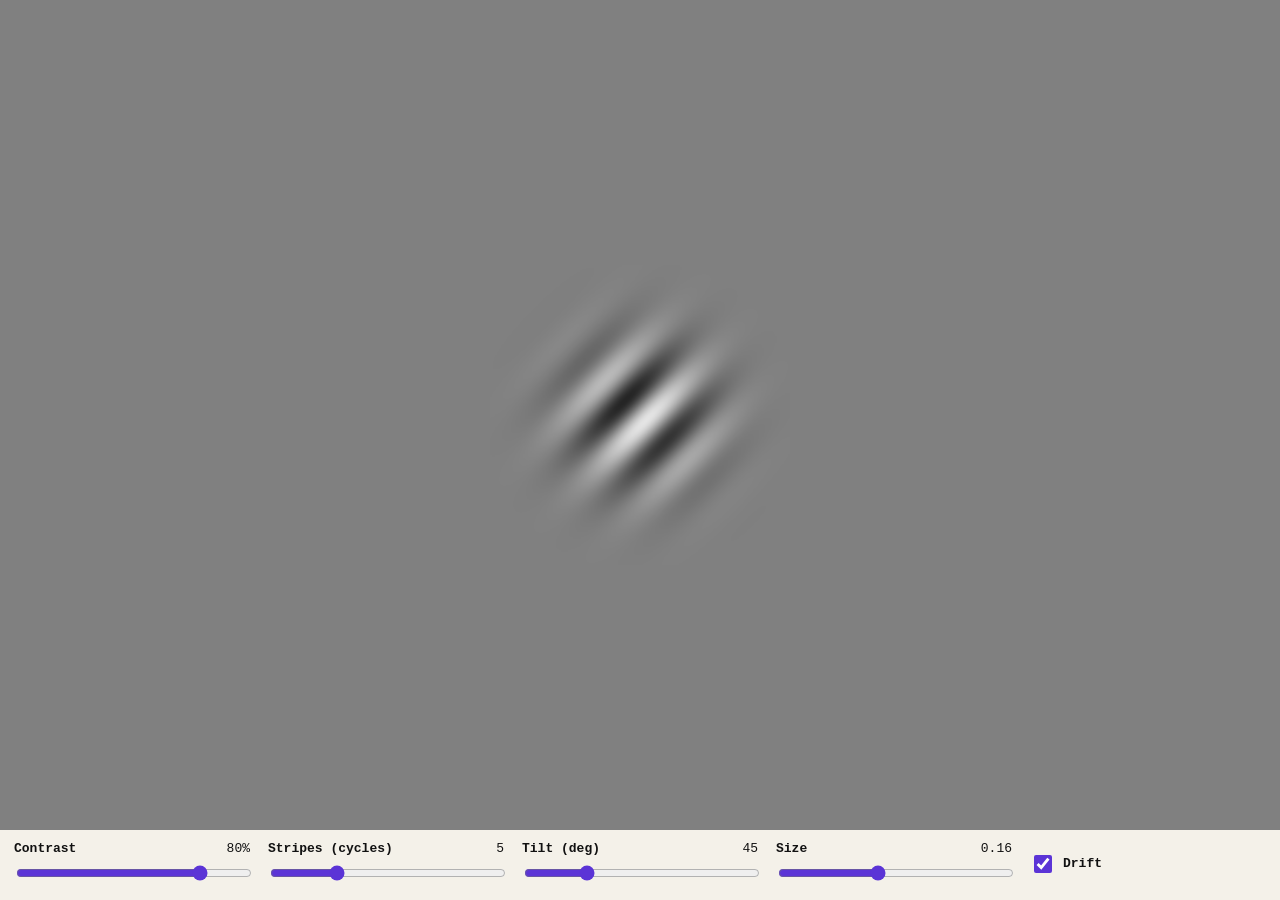
<file: kit/first-demo.html>
<!doctype html>
<html lang="en">
<head>
<meta charset="utf-8">
<meta name="viewport" content="width=device-width, initial-scale=1">
<title>Gabor patch</title>
<style>
  /* One file, no libraries: the kind of page step 2 gets you. */
  html, body { margin: 0; height: 100%; }
  body { background: #808080; color: #111; font: 15px/1.4 "Courier New", Courier, monospace; display: grid; grid-template-rows: 1fr auto; }
  .stage { display: grid; place-items: center; min-height: 0; padding: 12px; }
  canvas { width: min(100%, 300px); aspect-ratio: 1; image-rendering: auto; }
  .panel { background: #f4f1e9; padding: 10px 14px 12px; display: grid; grid-template-columns: repeat(auto-fit, minmax(150px, 1fr)); gap: 6px 18px; }
  label { display: grid; grid-template-columns: 1fr auto; font-weight: 700; font-size: 13px; }
  label output { font-weight: 400; }
  input[type=range] { grid-column: 1 / -1; width: 100%; accent-color: #5B34D6; min-height: 26px; }
  .row { display: flex; gap: 8px; align-items: center; font-weight: 700; font-size: 13px; }
  .row input { width: 18px; height: 18px; accent-color: #5B34D6; }
</style>
</head>
<body>
<div class="stage"><canvas id="c" width="256" height="256" aria-label="A Gabor patch: a striped blob on gray"></canvas></div>
<div class="panel">
  <label>Contrast <output id="o-contrast"></output><input id="contrast" type="range" min="0" max="1" step="0.01" value="0.8"></label>
  <label>Stripes (cycles) <output id="o-sf"></output><input id="sf" type="range" min="1" max="16" step="0.5" value="5"></label>
  <label>Tilt (deg) <output id="o-ori"></output><input id="ori" type="range" min="0" max="180" step="1" value="45"></label>
  <label>Size <output id="o-size"></output><input id="size" type="range" min="0.06" max="0.3" step="0.01" value="0.16"></label>
  <div class="row"><input id="drift" type="checkbox" checked><label for="drift" style="display:inline">Drift</label></div>
</div>
<script>
(function () {
  'use strict';
  var cv = document.getElementById('c'), ctx = cv.getContext('2d'), N = cv.width;
  var img = ctx.createImageData(N, N), phase = 0, last = 0;
  var still = window.matchMedia && window.matchMedia('(prefers-reduced-motion: reduce)').matches;
  var el = function (id) { return document.getElementById(id); };
  if (still) el('drift').checked = false;

  function draw() {
    var contrast = +el('contrast').value, sf = +el('sf').value, ori = +el('ori').value * Math.PI / 180, sigma = +el('size').value;
    el('o-contrast').textContent = Math.round(contrast * 100) + '%';
    el('o-sf').textContent = sf; el('o-ori').textContent = Math.round(+el('ori').value); el('o-size').textContent = sigma.toFixed(2);
    var cos = Math.cos(ori), sin = Math.sin(ori), d = img.data, i = 0;
    for (var y = 0; y < N; y++) {
      var v = y / N - 0.5;
      for (var x = 0; x < N; x++) {
        var u = x / N - 0.5;
        var wave = Math.cos(2 * Math.PI * sf * (u * cos + v * sin) + phase);   // the stripes
        var blob = Math.exp(-(u * u + v * v) / (2 * sigma * sigma));           // the soft window
        var g = 128 + 127 * contrast * wave * blob;                            // around mid-gray
        d[i++] = g; d[i++] = g; d[i++] = g; d[i++] = 255;
      }
    }
    ctx.putImageData(img, 0, 0);
  }
  function tick(t) {
    if (el('drift').checked) { phase -= ((t - last) / 1000) * 2 * Math.PI * 1.5; draw(); }
    last = t; requestAnimationFrame(tick);
  }
  ['contrast', 'sf', 'ori', 'size', 'drift'].forEach(function (id) { el(id).addEventListener('input', draw); });
  draw(); requestAnimationFrame(function (t) { last = t; requestAnimationFrame(tick); });
})();
</script>
</body>
</html>
</file>
<file: site/site.css>
/* vibin: a riso pair in megaZINE's family. Grape and highlighter lime on warm paper
   (megaZINE prints blue and fluoro pink; Invisible Hands, teal and flame). Tall poster capitals, taped clippings. */
:root {
  --paper: #F3F0E8; --sheet: #FCFBF6; --toner: #17161C; --muted: #5C5A66; --rule: #D6D0C2;
  --grape: #5B34D6; --lime: #B4E51A; --on-lime: #17161C; --pop: var(--lime);
  --display: "Big Shoulders Display", "Arial Narrow", Impact, sans-serif;
  --body: "Spline Sans", "Helvetica Neue", Arial, sans-serif;
  --type: "Courier Prime", "Courier New", Courier, monospace;
}
@media (prefers-color-scheme: dark) {
  :root { --paper: #111016; --sheet: #191820; --toner: #ECEAE4; --muted: #A3A0AE; --rule: #2D2B38;
    --grape: #A996FF; --lime: #C6F03A; --pop: #5B34D6; color-scheme: dark; }
}
* { box-sizing: border-box; }
[hidden] { display: none !important; }
html { -webkit-text-size-adjust: 100%; scroll-behavior: smooth; scroll-padding-top: 64px; }
@media (prefers-reduced-motion: reduce) { html { scroll-behavior: auto; } }
body { margin: 0; background: var(--paper); color: var(--toner); font: 400 1.02rem/1.58 var(--body); overflow-x: clip; }
.wrap { max-width: 1120px; margin: 0 auto; padding-left: max(16px, env(safe-area-inset-left, 0px)); padding-right: max(16px, env(safe-area-inset-right, 0px)); }
a { color: var(--grape); }
a:focus-visible, button:focus-visible, summary:focus-visible, input:focus-visible { outline: 3px solid var(--grape); outline-offset: 2px; }
code, kbd, pre { font-family: var(--type); }
code { font-size: .95em; background: color-mix(in srgb, var(--grape) 11%, transparent); padding: 0 .25em; overflow-wrap: anywhere; }
b, strong { font-weight: 600; }
mark { background: color-mix(in srgb, var(--lime) 70%, transparent); color: inherit; padding: 0 .15em; }

/* Masthead */
.mast { position: relative; padding-block: 30px 28px; border-bottom: 2px solid var(--toner); }
.kicker { font: 700 .78rem/1 var(--type); letter-spacing: .14em; text-transform: uppercase; display: flex; flex-wrap: wrap; gap: 6px 18px; color: var(--muted); }
.kicker a { color: inherit; text-decoration: none; }
.kicker a:hover { color: var(--grape); }
.kicker .r { margin-left: auto; }
.logo { position: relative; display: inline-block; max-width: 100%; margin: 22px 0 4px; isolation: isolate; text-transform: uppercase;
  font: 900 clamp(5rem, 25vw, 15rem)/.8 var(--display); letter-spacing: .01em; white-space: nowrap; }
.logo .ink { position: relative; z-index: 1; display: block; }
.logo .mis { position: absolute; left: 0; top: 0; color: var(--lime); transform: translate(.035em, .03em) rotate(-.5deg); transform-origin: left top; pointer-events: none; z-index: 0; }
.logo .apos { color: var(--grape); }
.logo .tag { position: relative; z-index: 1; display: flex; flex-wrap: wrap; align-items: center; gap: .1em .38em; margin-top: .3em;
  font: 900 clamp(1.5rem, 6.2vw, 3.6rem)/.95 var(--display); letter-spacing: .02em; }
.logo .dum { text-shadow: 3px 3px 0 var(--pop); }
.logo .pis { font: 700 .56em/1 var(--type); letter-spacing: 0; text-transform: none; background: var(--lime); color: var(--on-lime); padding: .42em .55em .3em; transform: rotate(-2.5deg); }
.logo i { font-style: normal; display: inline-block; animation: bob 2.6s ease-in-out infinite; animation-delay: calc(var(--k) * -0.26s); }
@keyframes bob { 0%, 100% { transform: translateY(.022em); } 50% { transform: translateY(-.022em); } }
@media (prefers-reduced-motion: reduce) { .logo i { animation: none; } }
.wave { display: block; width: min(100%, 720px); height: 34px; color: var(--grape); margin: 6px 0 14px; overflow: visible; }
.wave path { fill: none; stroke: currentColor; stroke-width: 3; stroke-linecap: round; }
.wave .run { animation: slide 4s linear infinite; }
@keyframes slide { to { transform: translateX(-80px); } }
@media (prefers-reduced-motion: reduce) { .wave .run { animation: none; } }
.lede { font: 400 clamp(1.18rem, 2.7vw, 1.55rem)/1.34 var(--body); max-width: 33ch; margin: 0; }
.lede em { font-style: normal; background: linear-gradient(transparent 58%, color-mix(in srgb, var(--lime) 80%, transparent) 58%); }
.mast-links { display: flex; flex-wrap: wrap; gap: 12px; margin-top: 24px; }

/* Buttons */
.btn { font: 700 .86rem/1 var(--type); text-decoration: none; padding: 10px 13px; border: 1.5px solid var(--toner); color: var(--toner); background: transparent; display: inline-flex; gap: 6px; align-items: center; cursor: pointer; min-height: 42px; }
.btn.primary { background: var(--toner); color: var(--paper); }
.btn:hover { background: var(--grape); border-color: var(--grape); color: var(--paper); }
.btn.big { font-size: 1rem; padding: 14px 18px; box-shadow: 4px 4px 0 var(--lime); }
.btn.big:hover { box-shadow: 5px 5px 0 var(--toner); }
.btn.small { font-size: .76rem; padding: 6px 9px; min-height: 34px; }

/* Section heads */
.sect { padding-block: 40px 14px; }
.sect h2, .doc h2 { font: 900 clamp(2.3rem, 6.4vw, 3.5rem)/.95 var(--display); margin: 0; text-transform: uppercase; text-shadow: 3px 3px 0 var(--pop); text-wrap: balance; }
.num { font: 700 .8rem/1 var(--type); letter-spacing: .14em; text-transform: uppercase; color: var(--grape); display: block; margin-bottom: 8px; text-shadow: none; }
.sect p.sub { margin: 10px 0 0; font: 400 .95rem/1.45 var(--type); color: var(--muted); max-width: 58ch; }

/* Clippings on a board */
.board { display: grid; gap: 28px 24px; padding-bottom: 12px; grid-template-columns: repeat(auto-fit, minmax(min(100%, 280px), 1fr)); }
.clip { position: relative; background: var(--sheet); border: 1px solid var(--rule); padding: 20px 18px 18px; display: flex; flex-direction: column; gap: 10px; min-width: 0;
  transform: rotate(var(--tilt, 0deg)); box-shadow: 0 1px 0 var(--rule); }
.clip::before { content: ""; position: absolute; top: -9px; left: 50%; width: 74px; height: 18px; transform: translateX(-50%) rotate(var(--tape, -3deg));
  background: color-mix(in srgb, var(--lime) 55%, transparent); border: 1px solid color-mix(in srgb, var(--lime) 70%, var(--toner) 12%); }
.clip h3 { font: 900 2rem/1 var(--display); margin: 2px 0 0; text-wrap: balance; text-transform: uppercase; }
.clip p { margin: 0; }
.clip svg.pic { width: 100%; height: auto; display: block; }
.clip .step { font: 900 3.4rem/.9 var(--display); color: var(--grape); position: absolute; top: 12px; right: 14px; }
.kind { font: 700 .72rem/1 var(--type); letter-spacing: .14em; text-transform: uppercase; color: var(--grape); }
.small { font: 400 .86rem/1.45 var(--type); color: var(--muted); }
.clip .btn { align-self: flex-start; margin-top: auto; }
@media (max-width: 560px) { .clip { transform: none; } }

.analogy { margin-top: 30px; display: grid; grid-template-columns: repeat(auto-fit, minmax(min(100%, 320px), 1fr)); gap: 22px 32px; }
blockquote.say-it { margin: 0; padding: 16px 18px; border: 2px solid var(--grape); background: color-mix(in srgb, var(--grape) 8%, var(--paper)); box-shadow: 6px 6px 0 var(--lime); }
blockquote.say-it b:first-child { font: 900 1.5rem/1 var(--display); text-transform: uppercase; display: block; margin-bottom: 6px; }

/* The short way */
.short { border: 2px solid var(--toner); box-shadow: 8px 8px 0 var(--lime); padding: 22px; background: var(--sheet); display: grid; gap: 14px; }
.short h3 { font: 900 clamp(1.8rem, 4.6vw, 2.5rem)/.95 var(--display); text-transform: uppercase; margin: 0; }
.short p { margin: 0; max-width: 66ch; }

/* Things to say and things to type */
.say, .type { position: relative; margin: 12px 0 6px; }
.say::before, .type::before { display: block; font: 700 .7rem/1 var(--type); letter-spacing: .14em; text-transform: uppercase; margin-bottom: 6px; }
.say::before { content: "Say this to Claude"; color: var(--grape); }
.type::before { content: "You type this yourself"; color: var(--muted); }
.say[data-label]::before, .type[data-label]::before { content: attr(data-label); }
pre { margin: 0; white-space: pre-wrap; overflow-wrap: anywhere; }
pre.prompt { font: 400 .95rem/1.5 var(--type); background: color-mix(in srgb, var(--grape) 8%, var(--sheet)); border: 1.5px dashed var(--grape); padding: 14px 14px 46px; }
pre.code { background: #17161C; color: #F3F0E8; padding: 14px 14px 46px; font-size: .86rem; line-height: 1.5; }
pre.code .c { opacity: .6; }
@media (prefers-color-scheme: dark) { pre.code { background: #000; } }
.copy { position: absolute; right: 8px; bottom: 8px; font: 700 .72rem/1 var(--type); text-transform: uppercase; letter-spacing: .08em; background: var(--toner); color: var(--paper); border: 0; padding: 9px 11px; cursor: pointer; min-height: 32px; }
.type .copy { background: #F3F0E8; color: #17161C; }
.copy:hover, .copy.did { background: var(--lime); color: var(--on-lime); }
.then { font: 700 .74rem/1 var(--type); letter-spacing: .12em; text-transform: uppercase; color: var(--muted); margin: 16px 0 0; }

/* The steps */
.docs { display: grid; grid-template-columns: 220px minmax(0, 1fr); gap: 44px; padding-top: 34px; }
.toc { position: sticky; top: 16px; align-self: start; font: 400 .86rem/1.35 var(--type); max-height: calc(100vh - 32px); overflow: auto; }
.toc h2 { font: 700 .76rem/1 var(--type); letter-spacing: .14em; text-transform: uppercase; color: var(--muted); margin: 0 0 10px; }
.toc ol { list-style: none; margin: 0; padding: 0; display: grid; gap: 2px; border-left: 2px solid var(--toner); }
.toc a { display: flex; gap: 8px; padding: 5px 10px; text-decoration: none; color: var(--toner); }
.toc a:hover, .toc a.here { background: var(--toner); color: var(--paper); }
.toc a .n { color: var(--grape); font-weight: 700; min-width: 1.6em; }
.toc a:hover .n, .toc a.here .n { color: var(--lime); }
.toc a.done .n::after { content: "✓"; }
.toc a.done .n { font-size: 0; } .toc a.done .n::after { font-size: .86rem; }
.toc .gap { height: 10px; }
@media (max-width: 860px) {
  .docs { grid-template-columns: minmax(0, 1fr); gap: 0; padding-top: 0; }
  .toc { top: 0; z-index: 5; margin-inline: calc(-1 * max(16px, env(safe-area-inset-left, 0px))); padding: 8px 12px; background: var(--paper); border-bottom: 2px solid var(--toner); max-height: none; overflow: visible; }
  .toc h2 { display: none; }
  .toc ol { display: flex; gap: 6px; border: 0; overflow-x: auto; scrollbar-width: none; -webkit-overflow-scrolling: touch; }
  .toc ol::-webkit-scrollbar { display: none; }
  .toc a { white-space: nowrap; border: 1.5px solid var(--toner); padding: 7px 10px; gap: 6px; }
  .toc .gap { display: none; }
}
.doc > section { padding-top: 44px; scroll-margin-top: 8px; }
.doc > section:first-child { padding-top: 6px; }
@media (max-width: 860px) { .doc > section:first-child { padding-top: 30px; } }
.for { font: 400 .92rem/1.45 var(--type); color: var(--muted); margin: 10px 0 18px; max-width: 62ch; }
.doc p, .doc li { max-width: 70ch; }
.doc h3 { font: 700 .82rem/1.2 var(--type); letter-spacing: .12em; text-transform: uppercase; color: var(--grape); margin: 26px 0 8px; }
.steps { list-style: none; counter-reset: s; margin: 10px 0 0; padding: 0; display: grid; gap: 18px; }
.steps > li { counter-increment: s; position: relative; padding: 16px 18px 16px 62px; background: var(--sheet); border: 1px solid var(--rule); max-width: none; min-width: 0; }
.steps > li::before { content: counter(s); position: absolute; left: 16px; top: 9px; font: 900 2.8rem/1 var(--display); color: var(--grape); }
.steps > li > b:first-child { display: block; font: 900 1.55rem/1.05 var(--display); text-transform: uppercase; margin-bottom: 6px; }
.steps p { margin: 6px 0; }
@media (max-width: 560px) {
  .steps > li { padding: 14px 14px 14px; }
  .steps > li::before { position: static; float: left; font-size: 2.1rem; line-height: .82; margin: 0 9px 0 0; }
}
.note { border-left: 4px solid var(--lime); padding: 9px 13px; background: color-mix(in srgb, var(--lime) 16%, transparent); margin: 14px 0; max-width: 70ch; }
.note b:first-child { font: 700 .76rem/1 var(--type); letter-spacing: .12em; text-transform: uppercase; display: block; margin-bottom: 4px; }
.warn { border-left-color: var(--grape); background: color-mix(in srgb, var(--grape) 9%, transparent); }
.have { display: flex; flex-wrap: wrap; gap: 10px 16px; align-items: center; margin: 18px 0 0; padding: 12px 14px; border: 2px dashed var(--toner); }
.have p { margin: 0; flex: 1 1 260px; }
.have b { font: 700 .76rem/1 var(--type); letter-spacing: .12em; text-transform: uppercase; color: var(--grape); display: block; margin-bottom: 3px; }
.tick { font: 700 .82rem/1 var(--type); border: 1.5px solid var(--toner); background: transparent; color: var(--toner); padding: 10px 12px; cursor: pointer; min-height: 42px; }
.tick[aria-pressed="true"] { background: var(--lime); color: var(--on-lime); border-color: var(--lime); }
details { margin: 12px 0; border: 1px solid var(--rule); background: var(--sheet); max-width: 74ch; }
details > summary { cursor: pointer; padding: 11px 14px; font: 700 .86rem/1.3 var(--type); }
details > div { padding: 0 14px 12px; }
.demo { border: 2px solid var(--toner); box-shadow: 8px 8px 0 var(--lime); margin: 16px 0 8px; max-width: 520px; background: #808080; }
.demo iframe { display: block; width: 100%; height: 520px; border: 0; }
.demo figcaption { background: var(--sheet); border-top: 2px solid var(--toner); padding: 8px 12px; font: 400 .82rem/1.4 var(--type); color: var(--muted); }
figure { margin: 0; }
.more { margin: 8px 0 0; padding: 0; list-style: none; display: grid; gap: 8px; }
.more li { padding: 9px 12px; border: 1.5px dashed var(--grape); background: color-mix(in srgb, var(--grape) 6%, var(--sheet)); font: 400 .93rem/1.45 var(--type); position: relative; padding-right: 76px; max-width: 74ch; }
.more .copy { bottom: auto; top: 50%; transform: translateY(-50%); }

/* Lists of rules, words, files */
.cols { display: grid; grid-template-columns: repeat(auto-fit, minmax(min(100%, 300px), 1fr)); gap: 16px 40px; }
.rules { list-style: none; margin: 14px 0 0; padding: 0; display: grid; gap: 14px; grid-template-columns: repeat(auto-fit, minmax(min(100%, 300px), 1fr)); }
.rules li { padding: 14px 16px; background: var(--sheet); border: 1px solid var(--rule); max-width: none; }
.rules b { font: 900 1.4rem/1.05 var(--display); text-transform: uppercase; display: block; margin-bottom: 5px; }
.claims b { text-wrap: balance; }
.verdict { display: inline-block; font: 700 .7rem/1 var(--type); letter-spacing: .12em; text-transform: uppercase; padding: 5px 7px 3px; border: 1.5px solid var(--grape); color: var(--grape); margin: 0 0 9px; transform: rotate(-1.5deg); }
.verdict.yes { background: var(--lime); border-color: var(--lime); color: var(--on-lime); }
.claims .src { font: 400 .8rem/1.5 var(--type); color: var(--muted); margin: 9px 0 0; max-width: none; }
.words { display: grid; grid-template-columns: repeat(auto-fill, minmax(min(100%, 250px), 1fr)); gap: 0 28px; margin: 16px 0 0; padding: 0; border-top: 2px solid var(--toner); }
.words div { padding: 12px 0; border-bottom: 1px solid var(--rule); }
.words dt { font: 900 1.4rem/1 var(--display); text-transform: uppercase; }
.words dd { margin: 4px 0 0; font-size: .95rem; }
table { border-collapse: collapse; width: 100%; font-size: .93rem; margin: 10px 0 14px; }
th, td { text-align: left; vertical-align: top; padding: 8px 12px 8px 0; border-bottom: 1px solid var(--rule); }
th { font: 700 .74rem/1.2 var(--type); letter-spacing: .1em; text-transform: uppercase; color: var(--muted); border-bottom: 2px solid var(--toner); }
td:first-child { white-space: nowrap; font-weight: 600; }
@media (max-width: 560px) {
  table, tbody, tr, td { display: block; }
  tr:first-child { display: none; }
  tr { padding: 10px 0; border-bottom: 1px solid var(--rule); }
  td { border: 0; padding: 1px 0; }
  td:first-child { white-space: normal; overflow-wrap: anywhere; }
}
.stamp { display: inline-block; border: 2px solid var(--grape); color: var(--grape); padding: 8px 12px; font: 700 .9rem/1.3 var(--type); transform: rotate(-1.2deg); }

footer { border-top: 2px solid var(--toner); margin-top: 48px; padding-block: 18px 40px; font: 400 .85rem/1.5 var(--type); color: var(--muted); display: flex; flex-wrap: wrap; justify-content: space-between; gap: 8px 24px; }
footer a { color: inherit; }
</file>
